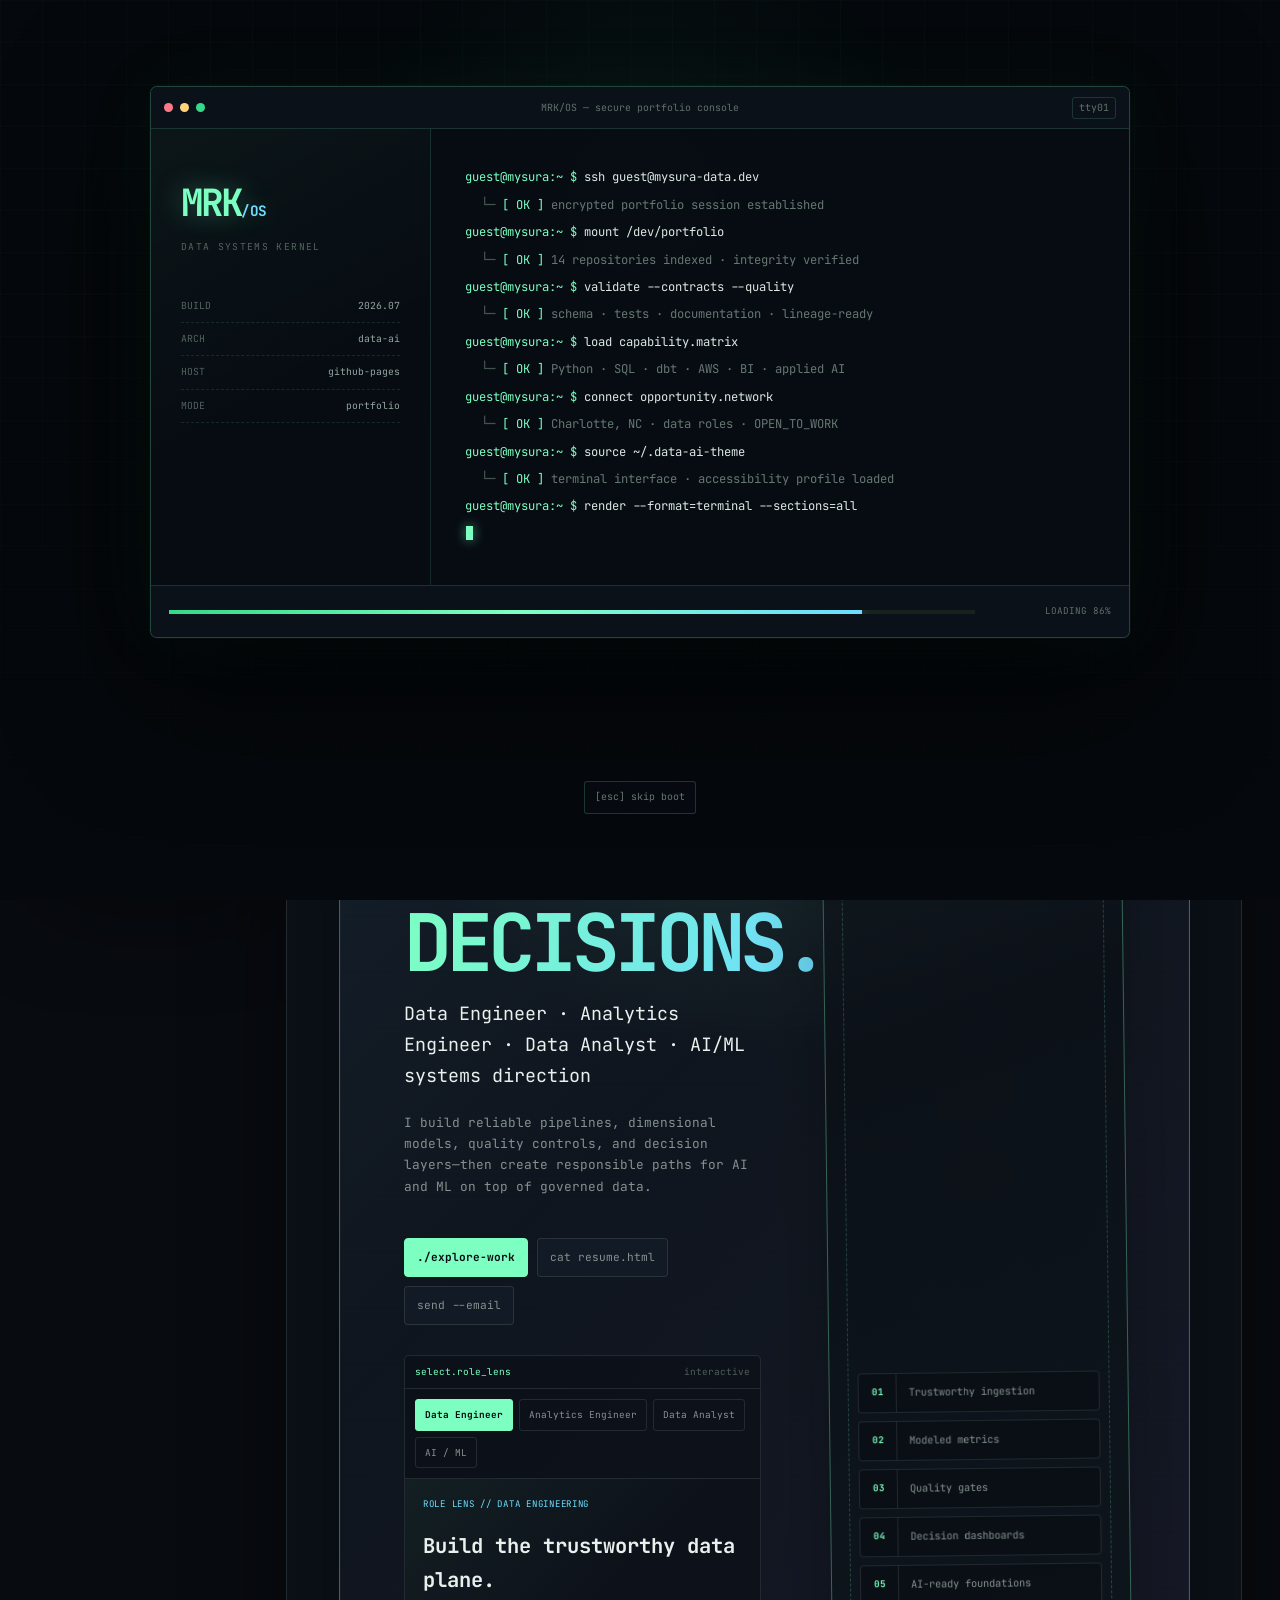
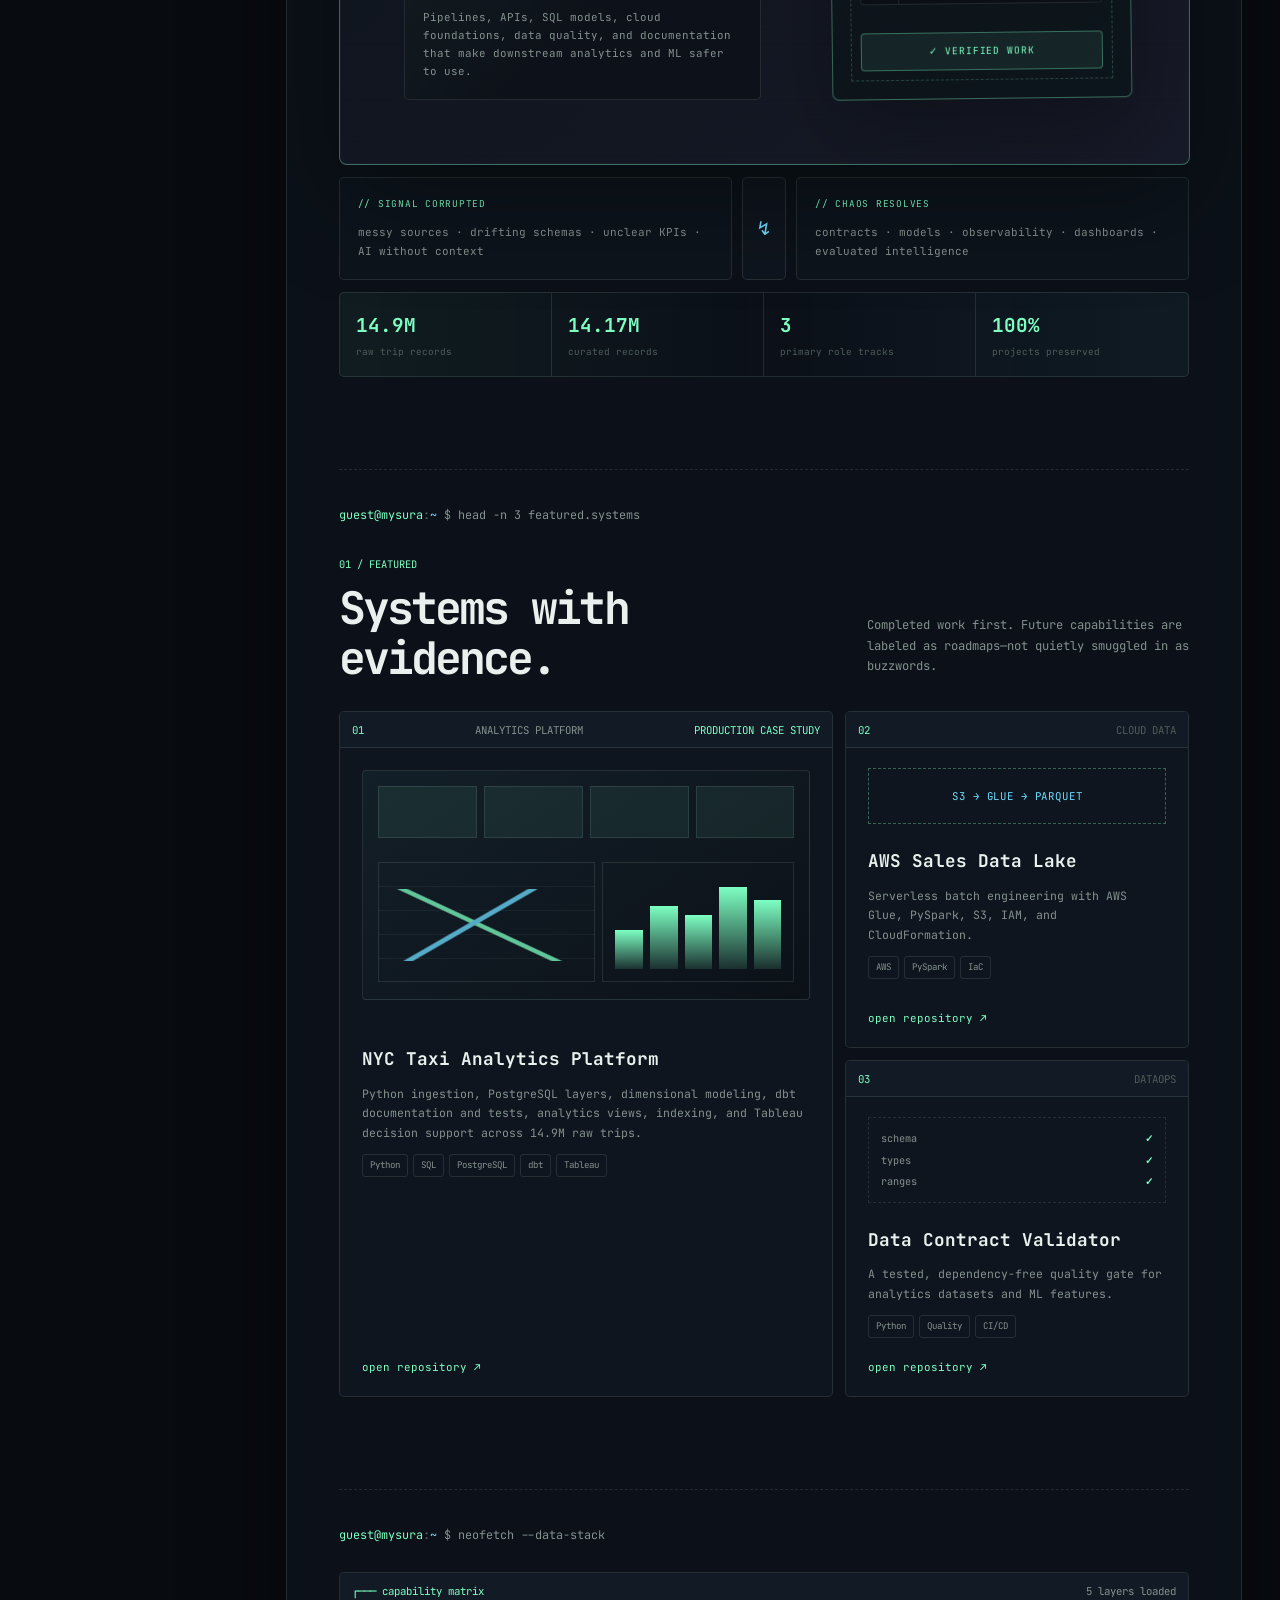
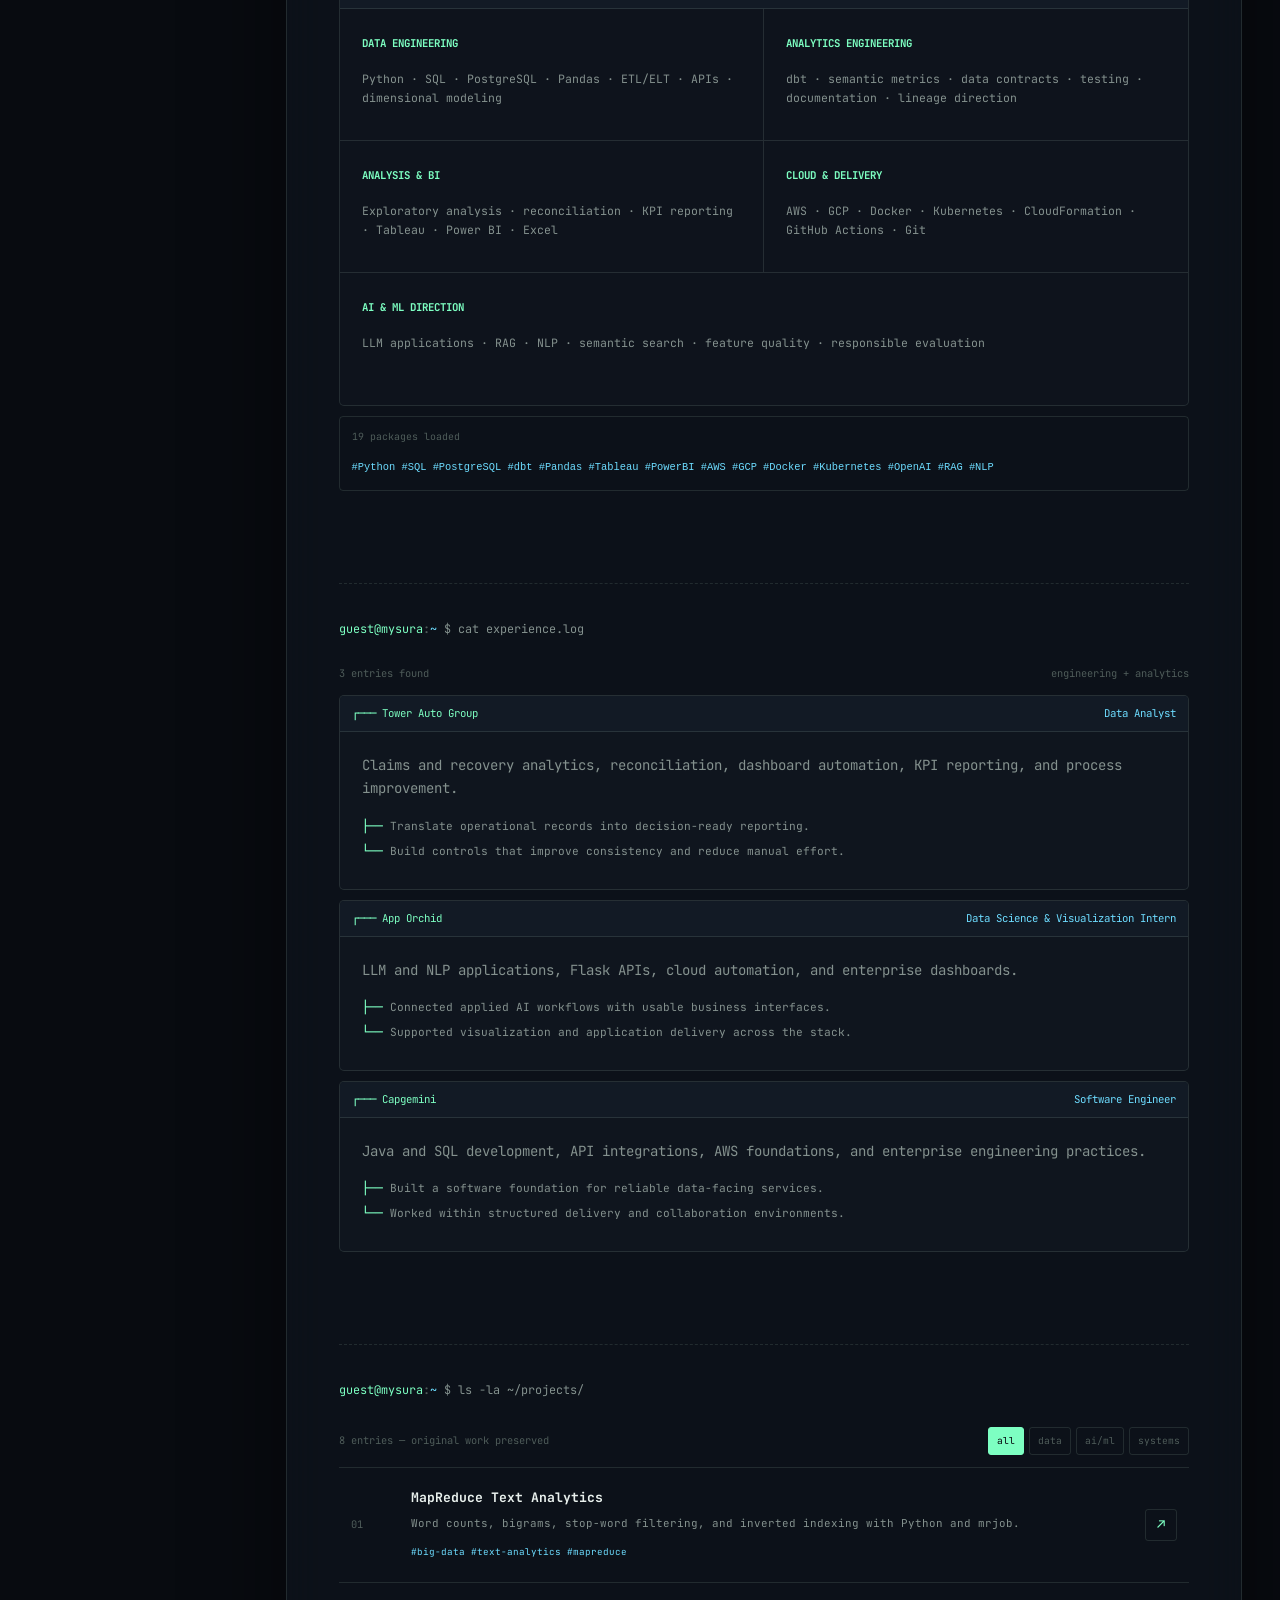
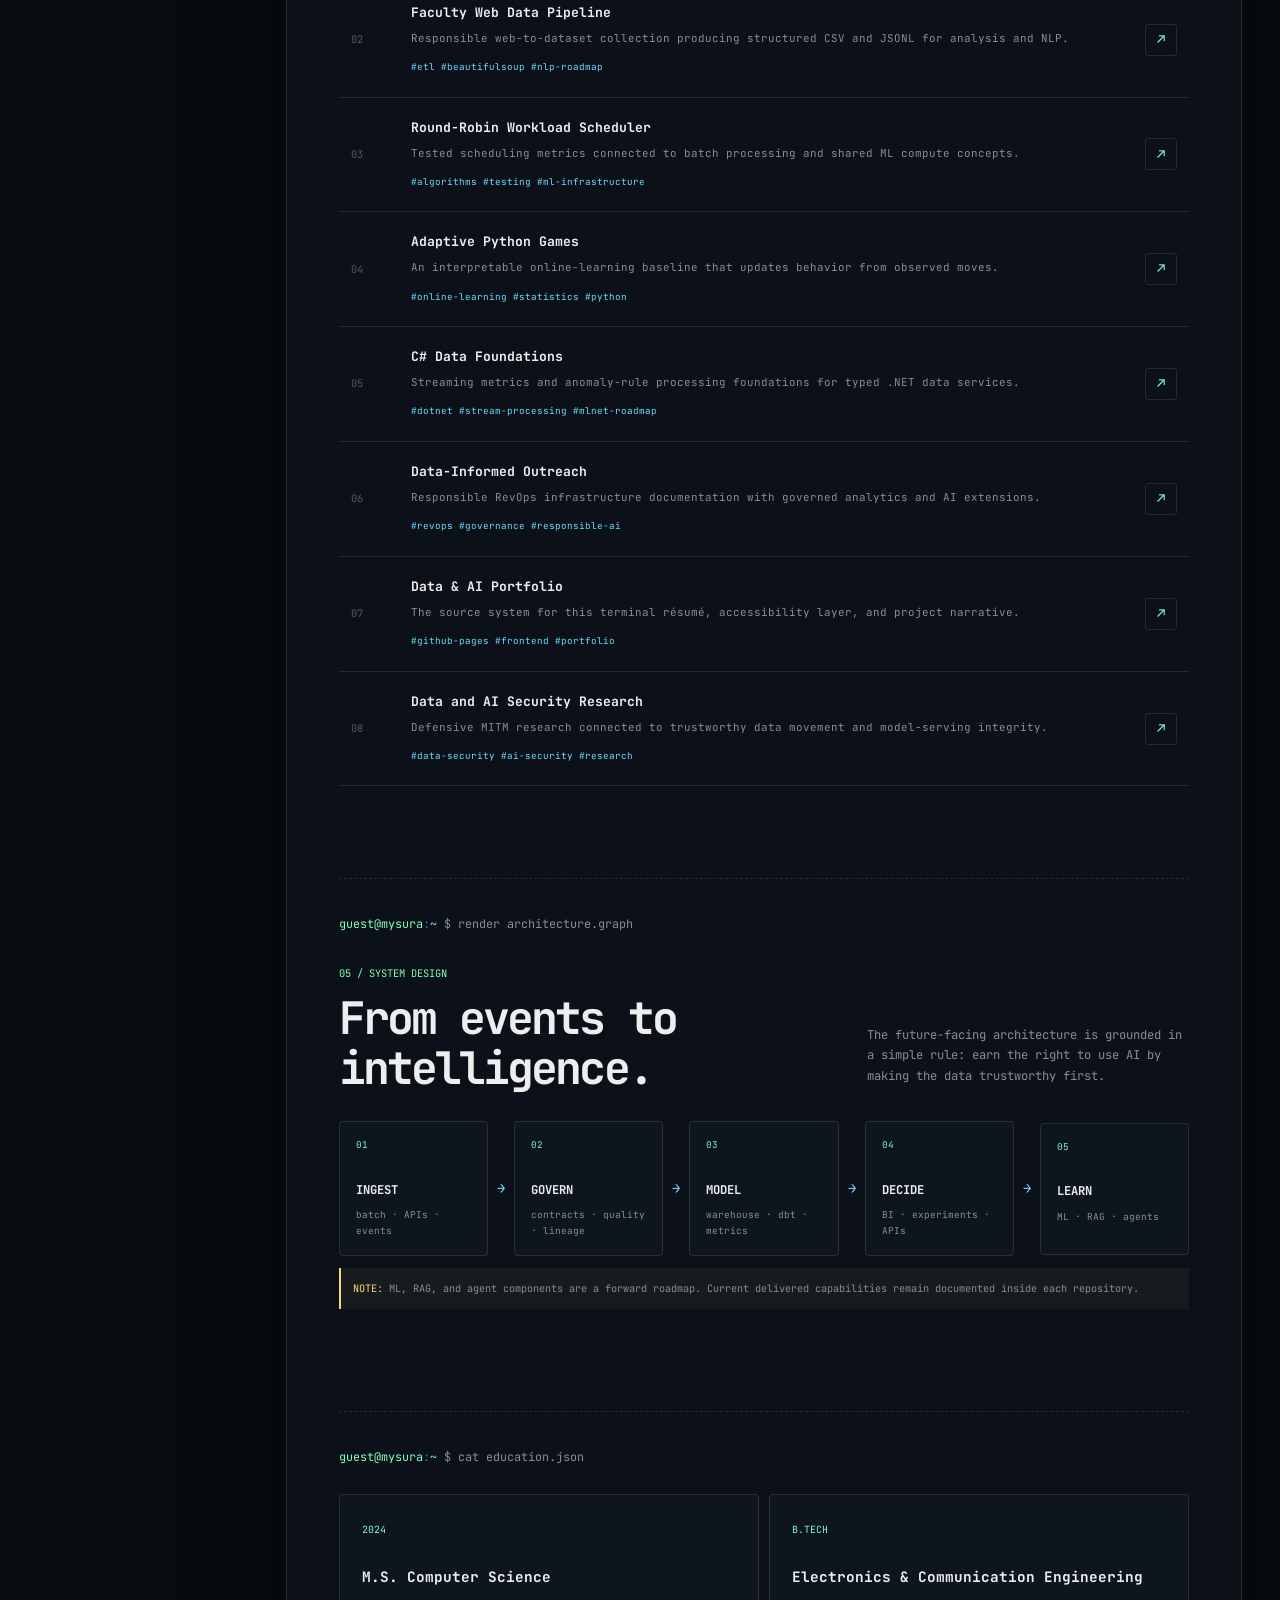
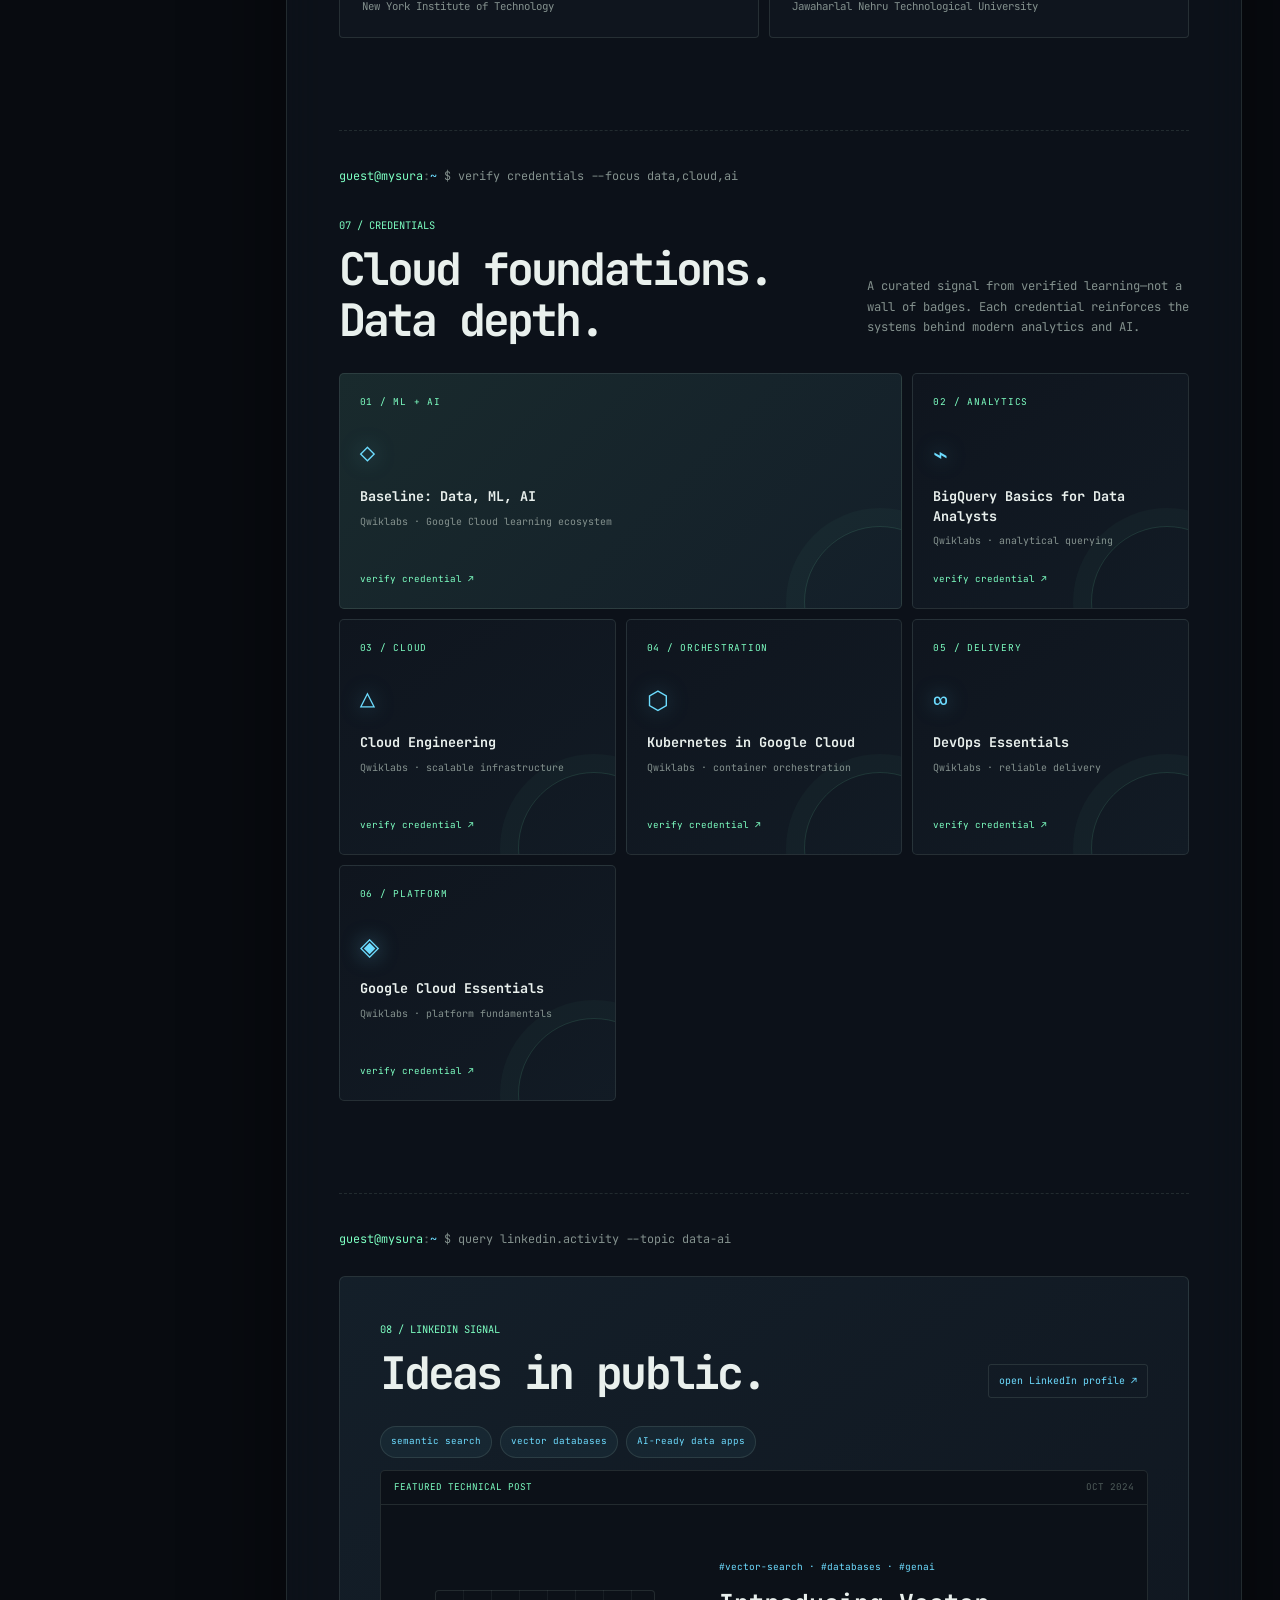
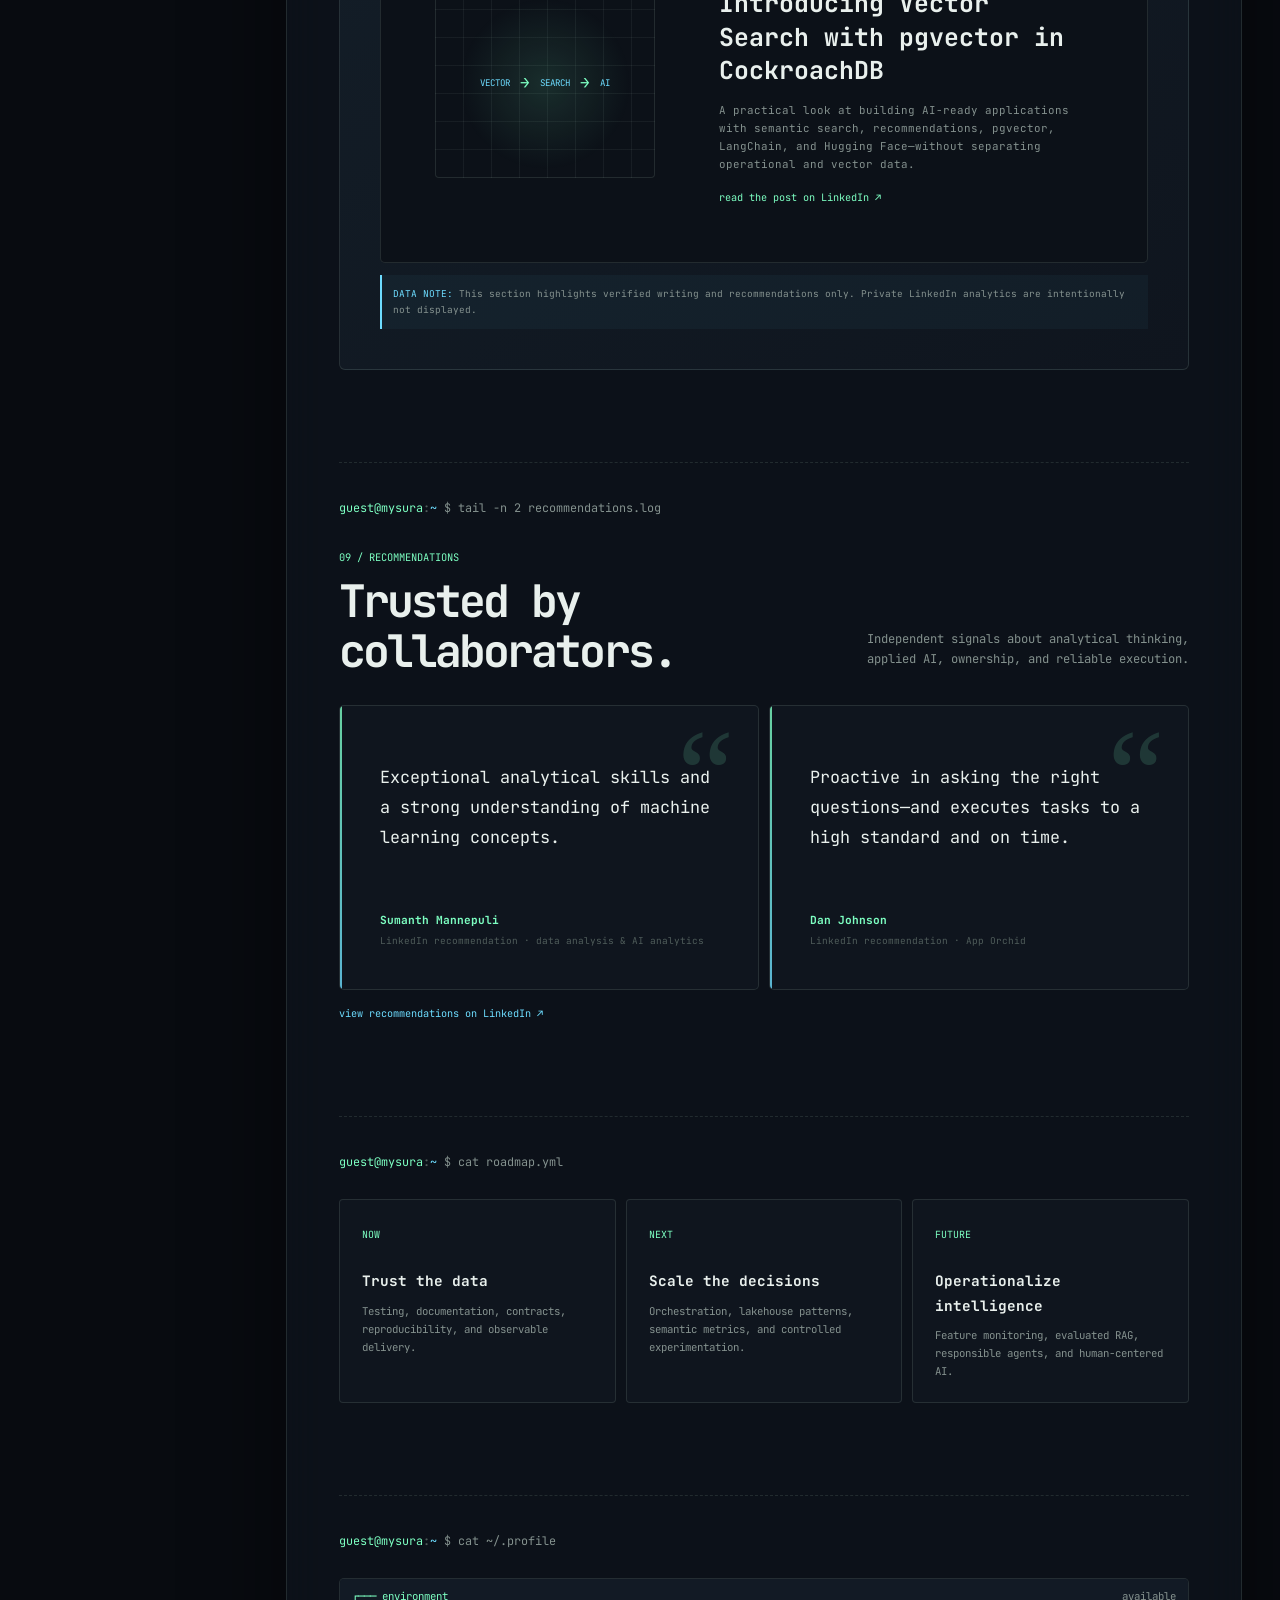
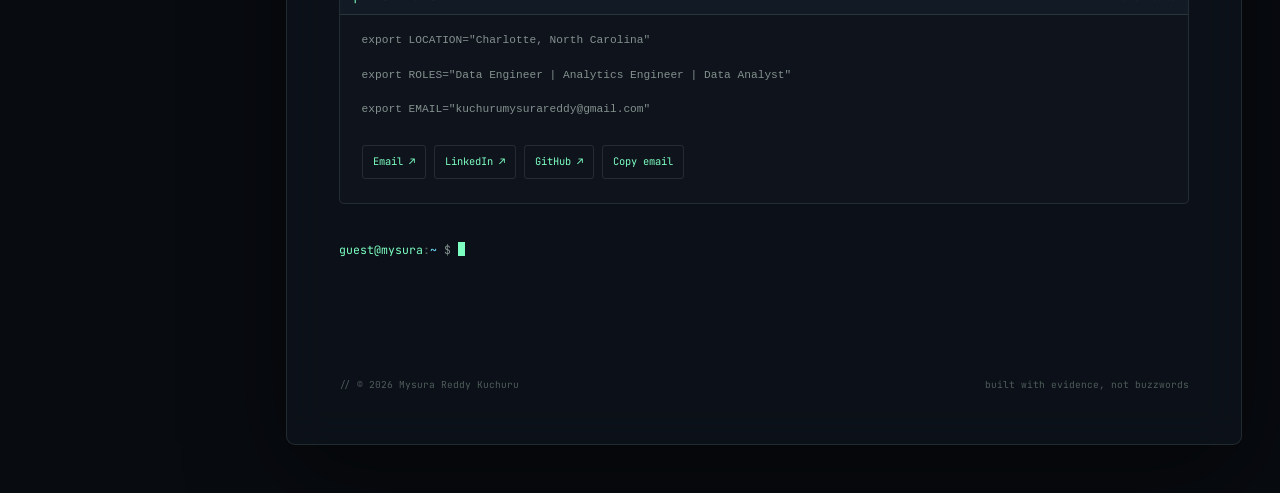
<file: index.html>
<!doctype html>
<html lang="en" data-theme="dark">
  <head>
    <meta charset="utf-8" />
    <meta name="viewport" content="width=device-width, initial-scale=1" />
    <meta name="theme-color" content="#080b10" />
    <meta name="description" content="Mysura Reddy Kuchuru — Data Engineer, Analytics Engineer, and Data Analyst building trustworthy data and AI systems." />
    <meta property="og:title" content="Mysura Reddy Kuchuru — Data & AI Portfolio" />
    <meta property="og:description" content="Pipelines, analytics systems, data quality, and credible paths toward AI and ML." />
    <meta property="og:type" content="website" />
    <meta property="og:url" content="https://mysurakuchuru.github.io/" />
    <title>Mysura Reddy Kuchuru — Data & AI Portfolio</title>
    <script>document.documentElement.classList.add("js");</script>
    <link rel="icon" href="favicon.svg" type="image/svg+xml" />
    <link rel="preconnect" href="https://fonts.googleapis.com" />
    <link rel="preconnect" href="https://fonts.gstatic.com" crossorigin />
    <link href="https://fonts.googleapis.com/css2?family=JetBrains+Mono:wght@400;500;600;700&display=swap" rel="stylesheet" />
    <link rel="stylesheet" href="styles.css" />
  </head>
  <body class="booting">
    <div id="boot-screen" class="boot-screen" role="dialog" aria-modal="true" aria-labelledby="boot-title">
      <div class="boot-grid-bg" aria-hidden="true"></div>
      <div class="boot-terminal">
        <div class="boot-bar">
          <div class="window-controls" aria-hidden="true"><i></i><i></i><i></i></div>
          <span id="boot-title">MRK/OS — secure portfolio console</span>
          <span>tty01</span>
        </div>
        <div class="boot-body">
          <aside class="boot-identity" aria-hidden="true">
            <div class="boot-mark">MRK<span>/OS</span></div>
            <p>DATA SYSTEMS KERNEL</p>
            <dl>
              <div><dt>BUILD</dt><dd>2026.07</dd></div>
              <div><dt>ARCH</dt><dd>data-ai</dd></div>
              <div><dt>HOST</dt><dd>github-pages</dd></div>
              <div><dt>MODE</dt><dd>portfolio</dd></div>
            </dl>
          </aside>
          <section class="boot-console" aria-label="Boot progress">
            <div id="boot-output" class="boot-output" aria-live="polite" aria-atomic="false"></div>
            <span class="boot-caret" aria-hidden="true"></span>
          </section>
        </div>
        <div class="boot-footer">
          <div class="boot-progress"><span id="boot-progress-bar"></span></div>
          <span id="boot-progress-label">INITIALIZING 00%</span>
        </div>
      </div>
      <button id="boot-skip" class="boot-skip" type="button">[esc] skip boot</button>
    </div>
    <noscript><style>#boot-screen{display:none!important}body{overflow:auto!important}</style></noscript>
    <a class="skip-link" href="#main">Skip to content</a>
    <div class="noise" aria-hidden="true"></div>
    <div class="aurora" aria-hidden="true"><i></i><i></i><i></i></div>
    <div class="scroll-progress" aria-hidden="true"><span id="scroll-progress"></span></div>

    <header class="site-header">
      <a class="wordmark" href="#whoami" aria-label="Home">
        <span class="prompt-mark">~/</span>mysura<span class="cursor-mark">_</span>
      </a>
      <nav class="top-nav" aria-label="Utility navigation">
        <a href="#projects">Projects</a>
        <a href="#experience">Experience</a>
        <a href="resume.html">Resume</a>
        <a href="https://github.com/mysurakuchuru" target="_blank" rel="noreferrer">GitHub ↗</a>
        <button class="icon-button" id="command-button" type="button" aria-label="Open command menu">⌘K</button>
        <button class="icon-button" id="theme-toggle" type="button" aria-label="Switch color theme">◐</button>
      </nav>
    </header>

    <div class="workspace">
      <aside class="toc" aria-label="Table of contents">
        <div class="toc-title"><span>┌</span> toc[≡] <span>nav ▎</span></div>
        <p class="toc-path">~/mysura-kuchuru</p>
        <a href="#whoami" data-section="whoami"><b>00</b><span>whoami</span></a>
        <a href="#featured" data-section="featured"><b>01</b><span>featured</span></a>
        <a href="#skills" data-section="skills"><b>02</b><span>skills</span></a>
        <a href="#experience" data-section="experience"><b>03</b><span>experience</span></a>
        <a href="#projects" data-section="projects"><b>04</b><span>projects</span></a>
        <a href="#architecture" data-section="architecture"><b>05</b><span>architecture</span></a>
        <a href="#education" data-section="education"><b>06</b><span>education</span></a>
        <a href="#credentials" data-section="credentials"><b>07</b><span>credentials</span></a>
        <a href="#writing" data-section="writing"><b>08</b><span>writing</span></a>
        <a href="#recommendations" data-section="recommendations"><b>09</b><span>recommendations</span></a>
        <a href="#roadmap" data-section="roadmap"><b>10</b><span>roadmap</span></a>
        <a href="#contact" data-section="contact"><b>11</b><span>contact</span></a>
        <div class="toc-system">
          <span><i class="status-dot"></i> portfolio online</span>
          <span>UTC−04:00 / CLT</span>
        </div>
      </aside>

      <main id="main" class="terminal-shell">
        <div class="terminal-bar">
          <div class="window-controls" aria-hidden="true"><i></i><i></i><i></i></div>
          <div class="terminal-path">guest@mysura: ~/portfolio</div>
          <div class="terminal-meta"><span>main</span><span>verified</span></div>
        </div>

        <div class="terminal-content">
          <section id="whoami" class="terminal-section hero-section">
            <p class="command-line"><span>guest@mysura</span><b>:</b><em>~</em> $ cat profile.md</p>
            <pre class="ascii" aria-label="Mysura">███╗   ███╗██╗   ██╗███████╗██╗   ██╗██████╗  █████╗
████╗ ████║╚██╗ ██╔╝██╔════╝██║   ██║██╔══██╗██╔══██╗
██╔████╔██║ ╚████╔╝ ███████╗██║   ██║██████╔╝███████║
██║╚██╔╝██║  ╚██╔╝  ╚════██║██║   ██║██╔══██╗██╔══██║
██║ ╚═╝ ██║   ██║   ███████║╚██████╔╝██║  ██║██║  ██║
╚═╝     ╚═╝   ╚═╝   ╚══════╝ ╚═════╝ ╚═╝  ╚═╝╚═╝  ╚═╝</pre>

            <div class="launch-hero interactive-card" data-tilt-card>
              <div class="launch-status-strip" aria-label="Portfolio system status">
                <span>DATA-AI PORTFOLIO // VERIFIED 2026</span>
                <span>ROLE PROTOCOL // LIVE</span>
                <span>OPEN_TO_WORK // CHARLOTTE</span>
              </div>
              <div class="launch-grid">
                <div class="launch-copy">
                  <p class="kicker"># Mysura Reddy Kuchuru</p>
                  <h1>Signal becomes systems. Systems become <span>decisions.</span></h1>
                  <p class="lede">Data Engineer · Analytics Engineer · Data Analyst · AI/ML systems direction</p>
                  <p class="summary">I build reliable pipelines, dimensional models, quality controls, and decision layers—then create responsible paths for AI and ML on top of governed data.</p>
                  <div class="action-row">
                    <a class="terminal-button primary" href="#projects">./explore-work</a>
                    <a class="terminal-button" href="resume.html">cat resume.html</a>
                    <a class="terminal-button" href="mailto:kuchurumysurareddy@gmail.com">send --email</a>
                  </div>
                  <div class="role-lens" aria-label="Interactive role lens">
                    <div class="role-lens-head">
                      <span>select.role_lens</span>
                      <small>interactive</small>
                    </div>
                    <div class="role-switcher" role="tablist" aria-label="Choose a target role lens">
                      <button class="active" type="button" role="tab" aria-selected="true" data-role="engineer">Data Engineer</button>
                      <button type="button" role="tab" aria-selected="false" data-role="analytics">Analytics Engineer</button>
                      <button type="button" role="tab" aria-selected="false" data-role="analyst">Data Analyst</button>
                      <button type="button" role="tab" aria-selected="false" data-role="aiml">AI / ML</button>
                    </div>
                    <div class="role-panel" aria-live="polite">
                      <span id="role-eyebrow">ROLE LENS // DATA ENGINEERING</span>
                      <h3 id="role-title">Build the trustworthy data plane.</h3>
                      <p id="role-copy">Pipelines, APIs, SQL models, cloud foundations, data quality, and documentation that make downstream analytics and ML safer to use.</p>
                    </div>
                  </div>
                </div>
                <aside class="protocol-certificate interactive-card" data-tilt-card aria-label="Data and AI readiness protocol">
                  <div class="certificate-top"><span>READINESS CERTIFICATE</span><span>LIVE</span></div>
                  <div class="certificate-mark">MRK<span>/OS</span></div>
                  <p class="certificate-owner">Mysura Reddy Kuchuru</p>
                  <h2>Data &amp; AI Readiness Protocol</h2>
                  <ul>
                    <li><b>01</b><span>Trustworthy ingestion</span></li>
                    <li><b>02</b><span>Modeled metrics</span></li>
                    <li><b>03</b><span>Quality gates</span></li>
                    <li><b>04</b><span>Decision dashboards</span></li>
                    <li><b>05</b><span>AI-ready foundations</span></li>
                  </ul>
                  <div class="certificate-seal">✓ VERIFIED WORK</div>
                </aside>
              </div>
            </div>

            <div class="signal-resolver" aria-label="Portfolio signal resolver">
              <div>
                <span>// SIGNAL CORRUPTED</span>
                <p>messy sources · drifting schemas · unclear KPIs · AI without context</p>
              </div>
              <i aria-hidden="true">↯</i>
              <div>
                <span>// CHAOS RESOLVES</span>
                <p>contracts · models · observability · dashboards · evaluated intelligence</p>
              </div>
            </div>

            <div class="metric-strip metric-strip-protocol">
              <div><span>14.9M</span><small>raw trip records</small></div>
              <div><span>14.17M</span><small>curated records</small></div>
              <div><span>3</span><small>primary role tracks</small></div>
              <div><span>100%</span><small>projects preserved</small></div>
            </div>
          </section>

          <section id="featured" class="terminal-section">
            <p class="command-line"><span>guest@mysura</span><b>:</b><em>~</em> $ head -n 3 featured.systems</p>
            <div class="section-intro">
              <div><small>01 / FEATURED</small><h2>Systems with evidence.</h2></div>
              <p>Completed work first. Future capabilities are labeled as roadmaps—not quietly smuggled in as buzzwords.</p>
            </div>
            <div class="featured-grid">
              <article class="feature-card feature-main">
                <div class="card-head"><span>01</span><span>ANALYTICS PLATFORM</span><span class="success">PRODUCTION CASE STUDY</span></div>
                <div class="dashboard-preview">
                  <div class="preview-grid"><i></i><i></i><i></i><i></i></div>
                  <div class="preview-line"><span></span></div>
                  <div class="preview-bars"><i></i><i></i><i></i><i></i><i></i></div>
                </div>
                <h3>NYC Taxi Analytics Platform</h3>
                <p>Python ingestion, PostgreSQL layers, dimensional modeling, dbt documentation and tests, analytics views, indexing, and Tableau decision support across 14.9M raw trips.</p>
                <div class="tags"><span>Python</span><span>SQL</span><span>PostgreSQL</span><span>dbt</span><span>Tableau</span></div>
                <a href="https://github.com/mysurakuchuru/nyc-taxi-analytics-platform" target="_blank" rel="noreferrer">open repository ↗</a>
              </article>
              <article class="feature-card">
                <div class="card-head"><span>02</span><span>CLOUD DATA</span></div>
                <div class="cloud-glyph" aria-hidden="true">S3 → GLUE → PARQUET</div>
                <h3>AWS Sales Data Lake</h3>
                <p>Serverless batch engineering with AWS Glue, PySpark, S3, IAM, and CloudFormation.</p>
                <div class="tags"><span>AWS</span><span>PySpark</span><span>IaC</span></div>
                <a href="https://github.com/mysurakuchuru/aws-sales-data-lake" target="_blank" rel="noreferrer">open repository ↗</a>
              </article>
              <article class="feature-card">
                <div class="card-head"><span>03</span><span>DATAOPS</span></div>
                <div class="contract-glyph" aria-hidden="true"><span>schema</span><b>✓</b><span>types</span><b>✓</b><span>ranges</span><b>✓</b></div>
                <h3>Data Contract Validator</h3>
                <p>A tested, dependency-free quality gate for analytics datasets and ML features.</p>
                <div class="tags"><span>Python</span><span>Quality</span><span>CI/CD</span></div>
                <a href="https://github.com/mysurakuchuru/data-contract-validator" target="_blank" rel="noreferrer">open repository ↗</a>
              </article>
            </div>
          </section>

          <section id="skills" class="terminal-section">
            <p class="command-line"><span>guest@mysura</span><b>:</b><em>~</em> $ neofetch --data-stack</p>
            <div class="frame">
              <div class="frame-title"><span>┌─── capability matrix</span><span>5 layers loaded</span></div>
              <div class="skill-matrix">
                <article><b>DATA ENGINEERING</b><p>Python · SQL · PostgreSQL · Pandas · ETL/ELT · APIs · dimensional modeling</p></article>
                <article><b>ANALYTICS ENGINEERING</b><p>dbt · semantic metrics · data contracts · testing · documentation · lineage direction</p></article>
                <article><b>ANALYSIS & BI</b><p>Exploratory analysis · reconciliation · KPI reporting · Tableau · Power BI · Excel</p></article>
                <article><b>CLOUD & DELIVERY</b><p>AWS · GCP · Docker · Kubernetes · CloudFormation · GitHub Actions · Git</p></article>
                <article><b>AI & ML DIRECTION</b><p>LLM applications · RAG · NLP · semantic search · feature quality · responsible evaluation</p></article>
              </div>
            </div>
            <div class="package-line"><span>19 packages loaded</span><code>#Python #SQL #PostgreSQL #dbt #Pandas #Tableau #PowerBI #AWS #GCP #Docker #Kubernetes #OpenAI #RAG #NLP</code></div>
          </section>

          <section id="experience" class="terminal-section">
            <p class="command-line"><span>guest@mysura</span><b>:</b><em>~</em> $ cat experience.log</p>
            <div class="log-meta"><span>3 entries found</span><span>engineering + analytics</span></div>
            <div class="experience-list">
              <article class="log-entry">
                <div class="log-head"><span>┌─── Tower Auto Group</span><time>Data Analyst</time></div>
                <div class="log-body"><p>Claims and recovery analytics, reconciliation, dashboard automation, KPI reporting, and process improvement.</p><ul><li>Translate operational records into decision-ready reporting.</li><li>Build controls that improve consistency and reduce manual effort.</li></ul></div>
              </article>
              <article class="log-entry">
                <div class="log-head"><span>┌─── App Orchid</span><time>Data Science & Visualization Intern</time></div>
                <div class="log-body"><p>LLM and NLP applications, Flask APIs, cloud automation, and enterprise dashboards.</p><ul><li>Connected applied AI workflows with usable business interfaces.</li><li>Supported visualization and application delivery across the stack.</li></ul></div>
              </article>
              <article class="log-entry">
                <div class="log-head"><span>┌─── Capgemini</span><time>Software Engineer</time></div>
                <div class="log-body"><p>Java and SQL development, API integrations, AWS foundations, and enterprise engineering practices.</p><ul><li>Built a software foundation for reliable data-facing services.</li><li>Worked within structured delivery and collaboration environments.</li></ul></div>
              </article>
            </div>
          </section>

          <section id="projects" class="terminal-section">
            <p class="command-line"><span>guest@mysura</span><b>:</b><em>~</em> $ ls -la ~/projects/</p>
            <div class="project-toolbar">
              <span>8 entries — original work preserved</span>
              <div role="group" aria-label="Filter projects">
                <button class="filter active" data-filter="all">all</button>
                <button class="filter" data-filter="data">data</button>
                <button class="filter" data-filter="ai">ai/ml</button>
                <button class="filter" data-filter="systems">systems</button>
              </div>
            </div>
            <div class="project-list">
              <article data-category="data"><div class="project-index">01</div><div><h3>MapReduce Text Analytics</h3><p>Word counts, bigrams, stop-word filtering, and inverted indexing with Python and mrjob.</p><span>#big-data #text-analytics #mapreduce</span></div><a href="https://github.com/mysurakuchuru/mapreduce-text-analytics">↗</a></article>
              <article data-category="data ai"><div class="project-index">02</div><div><h3>Faculty Web Data Pipeline</h3><p>Responsible web-to-dataset collection producing structured CSV and JSONL for analysis and NLP.</p><span>#etl #beautifulsoup #nlp-roadmap</span></div><a href="https://github.com/mysurakuchuru/faculty-web-data-pipeline">↗</a></article>
              <article data-category="systems"><div class="project-index">03</div><div><h3>Round-Robin Workload Scheduler</h3><p>Tested scheduling metrics connected to batch processing and shared ML compute concepts.</p><span>#algorithms #testing #ml-infrastructure</span></div><a href="https://github.com/mysurakuchuru/round-robin-workload-scheduler">↗</a></article>
              <article data-category="ai systems"><div class="project-index">04</div><div><h3>Adaptive Python Games</h3><p>An interpretable online-learning baseline that updates behavior from observed moves.</p><span>#online-learning #statistics #python</span></div><a href="https://github.com/mysurakuchuru/adaptive-python-games">↗</a></article>
              <article data-category="data systems"><div class="project-index">05</div><div><h3>C# Data Foundations</h3><p>Streaming metrics and anomaly-rule processing foundations for typed .NET data services.</p><span>#dotnet #stream-processing #mlnet-roadmap</span></div><a href="https://github.com/mysurakuchuru/csharp-data-foundations">↗</a></article>
              <article data-category="data ai"><div class="project-index">06</div><div><h3>Data-Informed Outreach</h3><p>Responsible RevOps infrastructure documentation with governed analytics and AI extensions.</p><span>#revops #governance #responsible-ai</span></div><a href="https://github.com/mysurakuchuru/data-informed-outreach-infrastructure">↗</a></article>
              <article data-category="systems ai"><div class="project-index">07</div><div><h3>Data & AI Portfolio</h3><p>The source system for this terminal résumé, accessibility layer, and project narrative.</p><span>#github-pages #frontend #portfolio</span></div><a href="https://github.com/mysurakuchuru/data-ai-portfolio">↗</a></article>
              <article data-category="systems"><div class="project-index">08</div><div><h3>Data and AI Security Research</h3><p>Defensive MITM research connected to trustworthy data movement and model-serving integrity.</p><span>#data-security #ai-security #research</span></div><a href="https://github.com/mysurakuchuru/Man-in-the-Middle-Attack">↗</a></article>
            </div>
          </section>

          <section id="architecture" class="terminal-section">
            <p class="command-line"><span>guest@mysura</span><b>:</b><em>~</em> $ render architecture.graph</p>
            <div class="section-intro"><div><small>05 / SYSTEM DESIGN</small><h2>From events to intelligence.</h2></div><p>The future-facing architecture is grounded in a simple rule: earn the right to use AI by making the data trustworthy first.</p></div>
            <div class="architecture-flow">
              <div><small>01</small><b>INGEST</b><span>batch · APIs · events</span></div><i>→</i>
              <div><small>02</small><b>GOVERN</b><span>contracts · quality · lineage</span></div><i>→</i>
              <div><small>03</small><b>MODEL</b><span>warehouse · dbt · metrics</span></div><i>→</i>
              <div><small>04</small><b>DECIDE</b><span>BI · experiments · APIs</span></div><i>→</i>
              <div><small>05</small><b>LEARN</b><span>ML · RAG · agents</span></div>
            </div>
            <p class="roadmap-disclaimer"><span>NOTE:</span> ML, RAG, and agent components are a forward roadmap. Current delivered capabilities remain documented inside each repository.</p>
          </section>

          <section id="education" class="terminal-section">
            <p class="command-line"><span>guest@mysura</span><b>:</b><em>~</em> $ cat education.json</p>
            <div class="education-grid">
              <article><span>2024</span><h3>M.S. Computer Science</h3><p>New York Institute of Technology</p></article>
              <article><span>B.TECH</span><h3>Electronics & Communication Engineering</h3><p>Jawaharlal Nehru Technological University</p></article>
            </div>
          </section>

          <section id="credentials" class="terminal-section">
            <p class="command-line"><span>guest@mysura</span><b>:</b><em>~</em> $ verify credentials --focus data,cloud,ai</p>
            <div class="section-intro">
              <div><small>07 / CREDENTIALS</small><h2>Cloud foundations. Data depth.</h2></div>
              <p>A curated signal from verified learning—not a wall of badges. Each credential reinforces the systems behind modern analytics and AI.</p>
            </div>
            <div class="credential-grid">
              <a class="credential-card credential-primary" href="https://www.skills.google/public_profiles/2ed3378d-0e1f-4b8d-9787-796857f3837f" target="_blank" rel="noreferrer">
                <span class="credential-index">01 / ML + AI</span>
                <i aria-hidden="true">◇</i>
                <h3>Baseline: Data, ML, AI</h3>
                <p>Qwiklabs · Google Cloud learning ecosystem</p>
                <small>verify credential ↗</small>
              </a>
              <a class="credential-card" href="https://www.skills.google/public_profiles/2ed3378d-0e1f-4b8d-9787-796857f3837f" target="_blank" rel="noreferrer">
                <span class="credential-index">02 / ANALYTICS</span><i aria-hidden="true">⌁</i><h3>BigQuery Basics for Data Analysts</h3><p>Qwiklabs · analytical querying</p><small>verify credential ↗</small>
              </a>
              <a class="credential-card" href="https://www.skills.google/public_profiles/2ed3378d-0e1f-4b8d-9787-796857f3837f" target="_blank" rel="noreferrer">
                <span class="credential-index">03 / CLOUD</span><i aria-hidden="true">△</i><h3>Cloud Engineering</h3><p>Qwiklabs · scalable infrastructure</p><small>verify credential ↗</small>
              </a>
              <a class="credential-card" href="https://www.skills.google/public_profiles/2ed3378d-0e1f-4b8d-9787-796857f3837f" target="_blank" rel="noreferrer">
                <span class="credential-index">04 / ORCHESTRATION</span><i aria-hidden="true">⬡</i><h3>Kubernetes in Google Cloud</h3><p>Qwiklabs · container orchestration</p><small>verify credential ↗</small>
              </a>
              <a class="credential-card" href="https://www.skills.google/public_profiles/2ed3378d-0e1f-4b8d-9787-796857f3837f" target="_blank" rel="noreferrer">
                <span class="credential-index">05 / DELIVERY</span><i aria-hidden="true">∞</i><h3>DevOps Essentials</h3><p>Qwiklabs · reliable delivery</p><small>verify credential ↗</small>
              </a>
              <a class="credential-card" href="https://www.skills.google/public_profiles/2ed3378d-0e1f-4b8d-9787-796857f3837f" target="_blank" rel="noreferrer">
                <span class="credential-index">06 / PLATFORM</span><i aria-hidden="true">◈</i><h3>Google Cloud Essentials</h3><p>Qwiklabs · platform fundamentals</p><small>verify credential ↗</small>
              </a>
            </div>
          </section>

          <section id="writing" class="terminal-section">
            <p class="command-line"><span>guest@mysura</span><b>:</b><em>~</em> $ query linkedin.activity --topic data-ai</p>
            <div class="linkedin-proof">
              <div class="linkedin-proof-head">
                <div><small>08 / LINKEDIN SIGNAL</small><h2>Ideas in public.</h2></div>
                <a href="https://www.linkedin.com/in/kuchurumysurareddy/" target="_blank" rel="noreferrer">open LinkedIn profile ↗</a>
              </div>
              <div class="writing-focus-strip" aria-label="Writing focus areas">
                <span>semantic search</span>
                <span>vector databases</span>
                <span>AI-ready data apps</span>
              </div>
              <article class="writing-card">
                <div class="writing-meta"><span>FEATURED TECHNICAL POST</span><time datetime="2024-10">OCT 2024</time></div>
                <div class="writing-body">
                  <div class="writing-signal" aria-hidden="true"><span>VECTOR</span><b>→</b><span>SEARCH</span><b>→</b><span>AI</span></div>
                  <div>
                    <p class="writing-topic">#vector-search · #databases · #genai</p>
                    <h3>Introducing Vector Search with pgvector in CockroachDB</h3>
                    <p>A practical look at building AI-ready applications with semantic search, recommendations, pgvector, LangChain, and Hugging Face—without separating operational and vector data.</p>
                    <a href="https://www.linkedin.com/posts/kuchurumysurareddy_introducing-vector-search-with-pgvector-in-activity-7247394931923726337-HDx6" target="_blank" rel="noreferrer">read the post on LinkedIn ↗</a>
                  </div>
                </div>
              </article>
              <p class="evidence-note"><span>DATA NOTE:</span> This section highlights verified writing and recommendations only. Private LinkedIn analytics are intentionally not displayed.</p>
            </div>
          </section>

          <section id="recommendations" class="terminal-section">
            <p class="command-line"><span>guest@mysura</span><b>:</b><em>~</em> $ tail -n 2 recommendations.log</p>
            <div class="section-intro">
              <div><small>09 / RECOMMENDATIONS</small><h2>Trusted by collaborators.</h2></div>
              <p>Independent signals about analytical thinking, applied AI, ownership, and reliable execution.</p>
            </div>
            <div class="recommendation-grid">
              <article class="recommendation-card">
                <div class="quote-mark" aria-hidden="true">“</div>
                <blockquote>Exceptional analytical skills and a strong understanding of machine learning concepts.</blockquote>
                <div><strong>Sumanth Mannepuli</strong><span>LinkedIn recommendation · data analysis &amp; AI analytics</span></div>
              </article>
              <article class="recommendation-card">
                <div class="quote-mark" aria-hidden="true">“</div>
                <blockquote>Proactive in asking the right questions—and executes tasks to a high standard and on time.</blockquote>
                <div><strong>Dan Johnson</strong><span>LinkedIn recommendation · App Orchid</span></div>
              </article>
            </div>
            <a class="recommendation-link" href="https://www.linkedin.com/in/kuchurumysurareddy/" target="_blank" rel="noreferrer">view recommendations on LinkedIn ↗</a>
          </section>

          <section id="roadmap" class="terminal-section">
            <p class="command-line"><span>guest@mysura</span><b>:</b><em>~</em> $ cat roadmap.yml</p>
            <div class="roadmap-grid">
              <article><span>NOW</span><h3>Trust the data</h3><p>Testing, documentation, contracts, reproducibility, and observable delivery.</p></article>
              <article><span>NEXT</span><h3>Scale the decisions</h3><p>Orchestration, lakehouse patterns, semantic metrics, and controlled experimentation.</p></article>
              <article><span>FUTURE</span><h3>Operationalize intelligence</h3><p>Feature monitoring, evaluated RAG, responsible agents, and human-centered AI.</p></article>
            </div>
          </section>

          <section id="contact" class="terminal-section contact-section">
            <p class="command-line"><span>guest@mysura</span><b>:</b><em>~</em> $ cat ~/.profile</p>
            <div class="frame contact-frame">
              <div class="frame-title"><span>┌─── environment</span><span>available</span></div>
              <code>export LOCATION="Charlotte, North Carolina"</code>
              <code>export ROLES="Data Engineer | Analytics Engineer | Data Analyst"</code>
              <code>export EMAIL="kuchurumysurareddy@gmail.com"</code>
              <div class="contact-links">
                <a href="mailto:kuchurumysurareddy@gmail.com">Email ↗</a>
                <a href="https://www.linkedin.com/in/kuchurumysurareddy/" target="_blank" rel="noreferrer">LinkedIn ↗</a>
                <a href="https://github.com/mysurakuchuru" target="_blank" rel="noreferrer">GitHub ↗</a>
                <button id="copy-email" type="button">Copy email</button>
              </div>
            </div>
            <p class="final-prompt"><span>guest@mysura</span><b>:</b><em>~</em> $ <i class="terminal-cursor" aria-hidden="true"></i></p>
          </section>

          <footer><span>// © <span id="year"></span> Mysura Reddy Kuchuru</span><span>built with evidence, not buzzwords</span></footer>
        </div>
      </main>
    </div>

    <dialog id="command-menu">
      <form method="dialog" class="command-dialog">
        <div><span>command.palette</span><button aria-label="Close">esc</button></div>
        <p>Jump to a section</p>
        <a href="#whoami">00 / whoami</a><a href="#featured">01 / featured</a><a href="#skills">02 / skills</a><a href="#experience">03 / experience</a><a href="#projects">04 / projects</a><a href="#credentials">07 / credentials</a><a href="#writing">08 / writing</a><a href="#recommendations">09 / recommendations</a><a href="#contact">11 / contact</a>
      </form>
    </dialog>
    <div id="toast" role="status" aria-live="polite"></div>
    <script src="script.js"></script>
  </body>
</html>
</file>
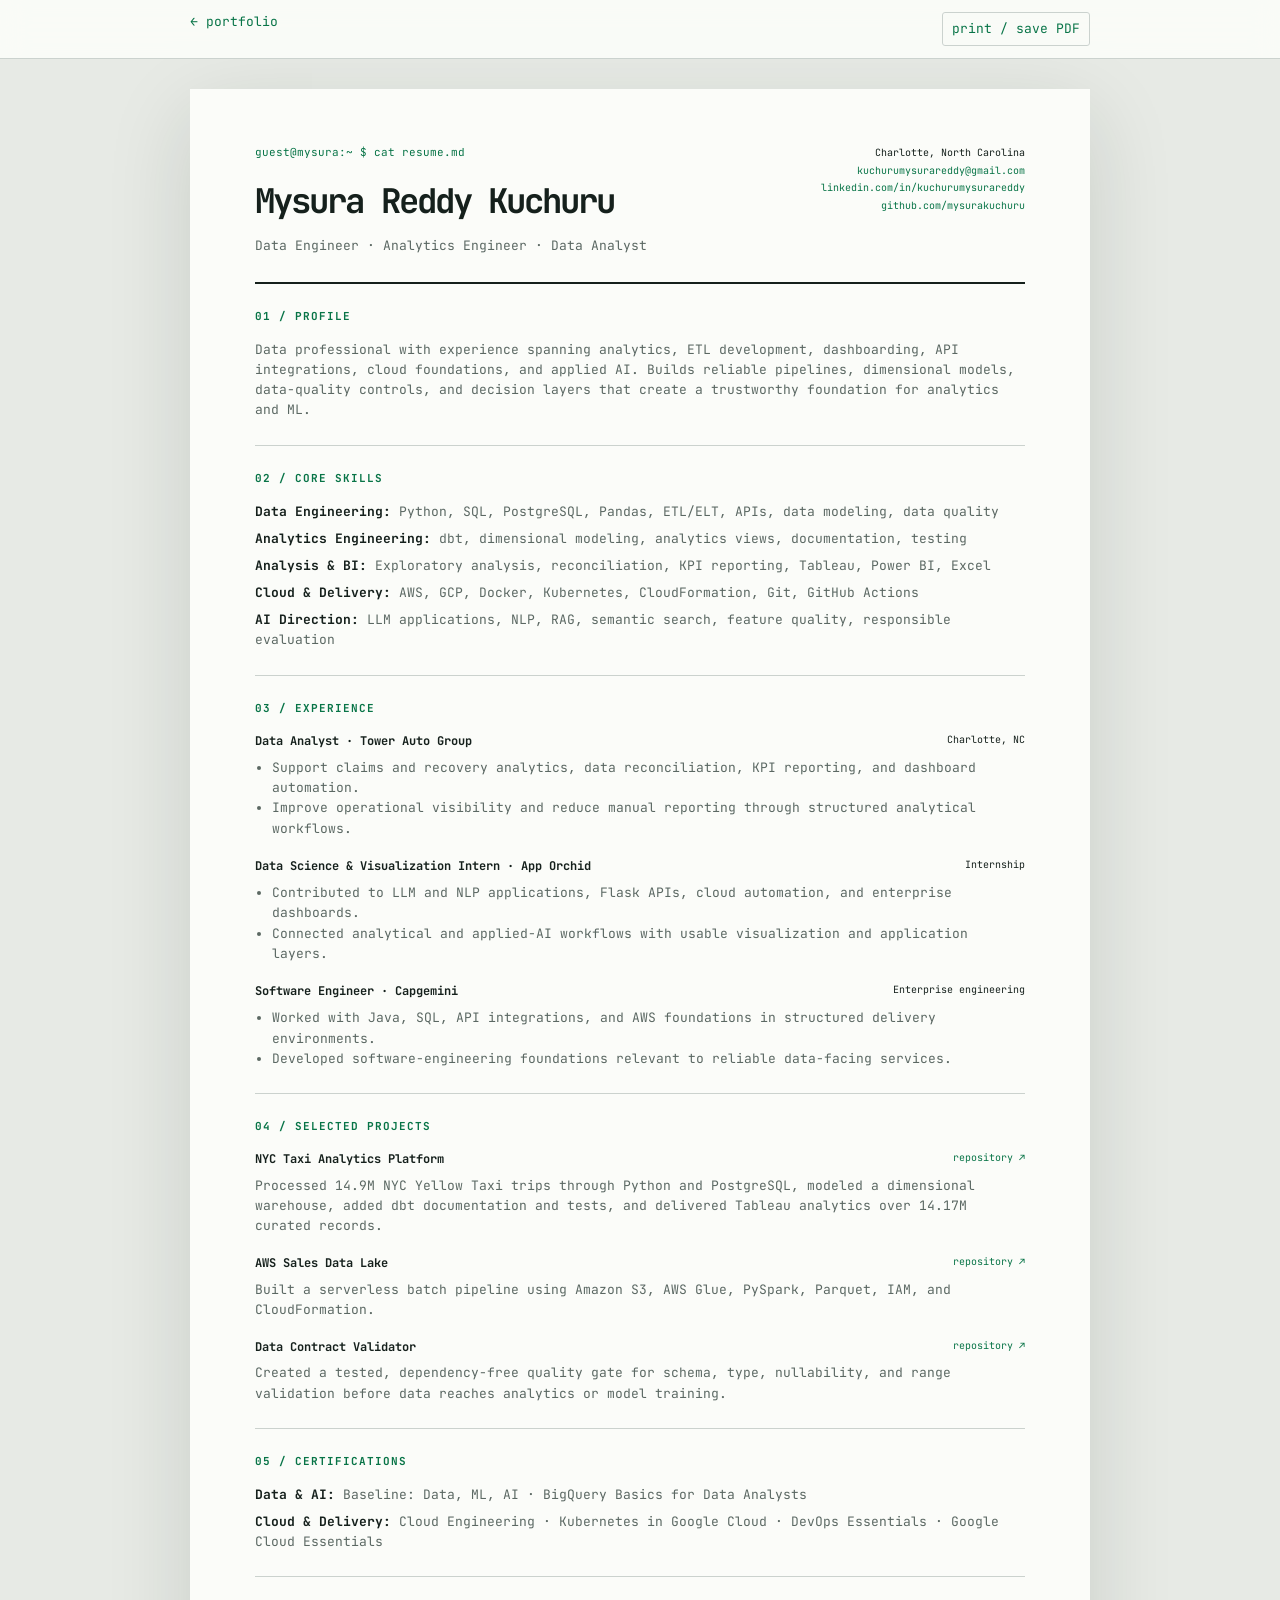
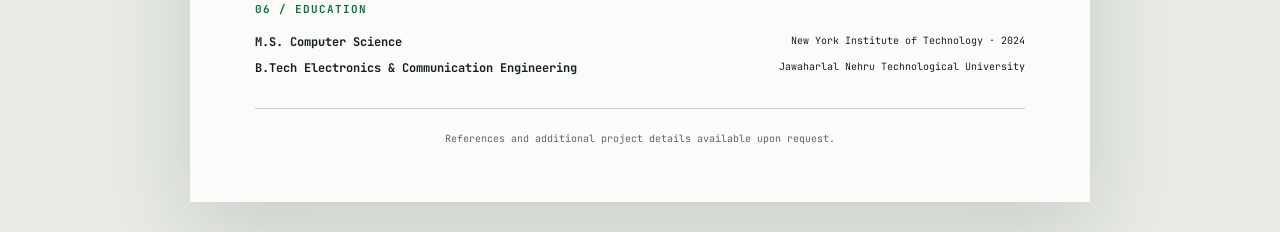
<file: resume.html>
<!doctype html>
<html lang="en">
  <head>
    <meta charset="utf-8" />
    <meta name="viewport" content="width=device-width, initial-scale=1" />
    <meta name="description" content="Resume of Mysura Reddy Kuchuru — Data Engineer, Analytics Engineer, and Data Analyst." />
    <title>Mysura Reddy Kuchuru — Resume</title>
    <link rel="icon" href="favicon.svg" type="image/svg+xml" />
    <link rel="preconnect" href="https://fonts.googleapis.com" />
    <link rel="preconnect" href="https://fonts.gstatic.com" crossorigin />
    <link href="https://fonts.googleapis.com/css2?family=JetBrains+Mono:wght@400;500;600;700&display=swap" rel="stylesheet" />
    <link rel="stylesheet" href="resume.css" />
  </head>
  <body>
    <nav class="resume-nav">
      <a href="index.html">← portfolio</a>
      <button type="button" onclick="window.print()">print / save PDF</button>
    </nav>
    <main class="resume">
      <header>
        <div>
          <p class="prompt">guest@mysura:~ $ cat resume.md</p>
          <h1>Mysura Reddy Kuchuru</h1>
          <p class="role">Data Engineer · Analytics Engineer · Data Analyst</p>
        </div>
        <address>
          Charlotte, North Carolina<br />
          <a href="mailto:kuchurumysurareddy@gmail.com">kuchurumysurareddy@gmail.com</a><br />
          <a href="https://www.linkedin.com/in/kuchurumysurareddy/">linkedin.com/in/kuchurumysurareddy</a><br />
          <a href="https://github.com/mysurakuchuru">github.com/mysurakuchuru</a>
        </address>
      </header>

      <section>
        <h2>01 / Profile</h2>
        <p>Data professional with experience spanning analytics, ETL development, dashboarding, API integrations, cloud foundations, and applied AI. Builds reliable pipelines, dimensional models, data-quality controls, and decision layers that create a trustworthy foundation for analytics and ML.</p>
      </section>

      <section>
        <h2>02 / Core Skills</h2>
        <div class="skill-lines">
          <p><b>Data Engineering:</b> Python, SQL, PostgreSQL, Pandas, ETL/ELT, APIs, data modeling, data quality</p>
          <p><b>Analytics Engineering:</b> dbt, dimensional modeling, analytics views, documentation, testing</p>
          <p><b>Analysis & BI:</b> Exploratory analysis, reconciliation, KPI reporting, Tableau, Power BI, Excel</p>
          <p><b>Cloud & Delivery:</b> AWS, GCP, Docker, Kubernetes, CloudFormation, Git, GitHub Actions</p>
          <p><b>AI Direction:</b> LLM applications, NLP, RAG, semantic search, feature quality, responsible evaluation</p>
        </div>
      </section>

      <section>
        <h2>03 / Experience</h2>
        <article>
          <div class="item-head"><h3>Data Analyst · Tower Auto Group</h3><span>Charlotte, NC</span></div>
          <ul><li>Support claims and recovery analytics, data reconciliation, KPI reporting, and dashboard automation.</li><li>Improve operational visibility and reduce manual reporting through structured analytical workflows.</li></ul>
        </article>
        <article>
          <div class="item-head"><h3>Data Science & Visualization Intern · App Orchid</h3><span>Internship</span></div>
          <ul><li>Contributed to LLM and NLP applications, Flask APIs, cloud automation, and enterprise dashboards.</li><li>Connected analytical and applied-AI workflows with usable visualization and application layers.</li></ul>
        </article>
        <article>
          <div class="item-head"><h3>Software Engineer · Capgemini</h3><span>Enterprise engineering</span></div>
          <ul><li>Worked with Java, SQL, API integrations, and AWS foundations in structured delivery environments.</li><li>Developed software-engineering foundations relevant to reliable data-facing services.</li></ul>
        </article>
      </section>

      <section>
        <h2>04 / Selected Projects</h2>
        <article>
          <div class="item-head"><h3>NYC Taxi Analytics Platform</h3><a href="https://github.com/mysurakuchuru/nyc-taxi-analytics-platform">repository ↗</a></div>
          <p>Processed 14.9M NYC Yellow Taxi trips through Python and PostgreSQL, modeled a dimensional warehouse, added dbt documentation and tests, and delivered Tableau analytics over 14.17M curated records.</p>
        </article>
        <article>
          <div class="item-head"><h3>AWS Sales Data Lake</h3><a href="https://github.com/mysurakuchuru/aws-sales-data-lake">repository ↗</a></div>
          <p>Built a serverless batch pipeline using Amazon S3, AWS Glue, PySpark, Parquet, IAM, and CloudFormation.</p>
        </article>
        <article>
          <div class="item-head"><h3>Data Contract Validator</h3><a href="https://github.com/mysurakuchuru/data-contract-validator">repository ↗</a></div>
          <p>Created a tested, dependency-free quality gate for schema, type, nullability, and range validation before data reaches analytics or model training.</p>
        </article>
      </section>

      <section>
        <h2>05 / Certifications</h2>
        <div class="skill-lines">
          <p><b>Data &amp; AI:</b> Baseline: Data, ML, AI · BigQuery Basics for Data Analysts</p>
          <p><b>Cloud &amp; Delivery:</b> Cloud Engineering · Kubernetes in Google Cloud · DevOps Essentials · Google Cloud Essentials</p>
        </div>
      </section>

      <section>
        <h2>06 / Education</h2>
        <div class="item-head"><h3>M.S. Computer Science</h3><span>New York Institute of Technology · 2024</span></div>
        <div class="item-head"><h3>B.Tech Electronics & Communication Engineering</h3><span>Jawaharlal Nehru Technological University</span></div>
      </section>

      <footer>References and additional project details available upon request.</footer>
    </main>
  </body>
</html>
</file>
<file: styles.css>
:root {
  color-scheme: dark;
  --bg: #080b10;
  --bg-soft: #0c1118;
  --panel: rgba(13, 19, 27, 0.88);
  --panel-solid: #0f151e;
  --panel-2: #121a25;
  --text: #e9f0ed;
  --muted: #84918e;
  --faint: #4f5c5a;
  --line: rgba(154, 177, 170, 0.16);
  --line-strong: rgba(129, 255, 199, 0.34);
  --green: #7dffc2;
  --green-2: #36d98b;
  --cyan: #6ddcff;
  --violet: #a88cff;
  --amber: #ffd479;
  --danger: #ff7988;
  --shadow: 0 32px 100px rgba(0, 0, 0, 0.48);
  --mono: "JetBrains Mono", "SFMono-Regular", Consolas, monospace;
  --header-height: 68px;
}

html[data-theme="light"] {
  color-scheme: light;
  --bg: #eeeDE6;
  --bg-soft: #e4e5de;
  --panel: rgba(250, 250, 246, 0.9);
  --panel-solid: #fafaf6;
  --panel-2: #f2f3ed;
  --text: #17211e;
  --muted: #58645f;
  --faint: #86908c;
  --line: rgba(34, 59, 51, 0.17);
  --line-strong: rgba(0, 117, 69, 0.38);
  --green: #007c4a;
  --green-2: #0d985f;
  --cyan: #006c91;
  --violet: #6748b8;
  --amber: #8d5e00;
  --danger: #b5273d;
  --shadow: 0 30px 80px rgba(41, 54, 48, 0.16);
}

* { box-sizing: border-box; }
html { scroll-behavior: smooth; scroll-padding-top: 92px; }
body {
  margin: 0;
  min-width: 320px;
  color: var(--text);
  background: var(--bg);
  font-family: var(--mono);
  font-size: 14px;
  line-height: 1.68;
  transition: color 220ms ease, background 220ms ease;
}
button, a { font: inherit; }
a { color: inherit; text-decoration: none; }
button { color: inherit; }
::selection { color: var(--bg); background: var(--green); }
.js body.booting { overflow: hidden; }
.boot-screen { display: none; }
.js .boot-screen {
  position: fixed;
  inset: 0;
  z-index: 9999;
  display: grid;
  place-items: center;
  padding: 24px;
  overflow: hidden;
  color: #dce8e3;
  background: #05080c;
  transition: opacity 520ms ease, visibility 520ms ease, transform 520ms ease;
}
.boot-screen.exit { opacity: 0; visibility: hidden; transform: scale(1.015); pointer-events: none; }
.boot-grid-bg { position: absolute; inset: 0; opacity: .58; background: radial-gradient(circle at 50% 22%, rgba(64,255,168,.1), transparent 32%), linear-gradient(rgba(125,255,194,.035) 1px, transparent 1px), linear-gradient(90deg,rgba(125,255,194,.035) 1px, transparent 1px); background-size: auto,42px 42px,42px 42px; mask-image:linear-gradient(to bottom,#000 35%,transparent 100%); }
.boot-grid-bg::after { content:""; position:absolute; inset:0; background:repeating-linear-gradient(to bottom,transparent 0 3px,rgba(0,0,0,.16) 4px); }
.boot-terminal { position: relative; width: min(980px, 100%); overflow: hidden; border: 1px solid rgba(125,255,194,.24); border-radius: 7px; background: rgba(8,13,19,.95); box-shadow: 0 0 0 1px rgba(255,255,255,.02),0 40px 140px rgba(0,0,0,.72),0 0 80px rgba(54,217,139,.06); }
.boot-bar { height: 42px; display:grid; grid-template-columns:1fr auto 1fr; align-items:center; padding:0 13px; border-bottom:1px solid rgba(125,255,194,.14); color:#60706b; background:#0b1119; font-size:.62rem; }
.boot-bar>span:nth-child(2){text-align:center}.boot-bar>span:last-child{justify-self:end;padding:2px 6px;border:1px solid rgba(125,255,194,.15);border-radius:3px}
.boot-body { min-height: 430px; display:grid; grid-template-columns:280px minmax(0,1fr); }
.boot-identity { padding:42px 30px; border-right:1px solid rgba(125,255,194,.12); background:linear-gradient(150deg,rgba(125,255,194,.04),transparent 55%); }
.boot-mark { color:#7dffc2; font-size:2.35rem; font-weight:700; letter-spacing:-.08em; text-shadow:0 0 28px rgba(125,255,194,.35); }.boot-mark span{color:#6ddcff;font-size:.9rem;letter-spacing:-.03em}.boot-identity>p{margin:5px 0 34px;color:#53635e;font-size:.6rem;letter-spacing:.14em}.boot-identity dl{margin:0}.boot-identity dl div{display:flex;justify-content:space-between;gap:12px;padding:8px 0;border-bottom:1px dashed rgba(125,255,194,.12);font-size:.61rem}.boot-identity dt{color:#53635e}.boot-identity dd{margin:0;color:#94a59f;text-align:right}
.boot-console { position:relative; min-width:0; padding:38px 34px; overflow:hidden; }
.boot-output { display:grid; gap:7px; color:#7f918b; font-size:clamp(.63rem,1.3vw,.76rem); }
.boot-line { min-height:1.35em; animation:boot-line-in 180ms ease both}.boot-line.command{color:#dce8e3}.boot-line.command::before{content:"guest@mysura:~ $ ";color:#7dffc2}.boot-line.result{padding-left:16px;color:#667771}.boot-line.result::before{content:"└─ ";color:#43534e}.boot-line .ok{color:#7dffc2}.boot-line .cyan{color:#6ddcff}.boot-line .dim{color:#53635e}.boot-caret{display:inline-block;width:7px;height:14px;margin:9px 0 0 1px;background:#7dffc2;box-shadow:0 0 12px rgba(125,255,194,.6);animation:blink 1s steps(2,end) infinite}
.boot-footer { min-height:52px; display:flex; align-items:center; gap:16px; padding:0 18px; border-top:1px solid rgba(125,255,194,.13); background:#0b1119; }.boot-progress{flex:1;height:4px;overflow:hidden;background:#17221f}.boot-progress span{display:block;width:0;height:100%;background:linear-gradient(90deg,#36d98b,#7dffc2,#6ddcff);box-shadow:0 0 16px rgba(125,255,194,.5);transition:width 280ms ease}.boot-footer>span{min-width:120px;color:#60706b;text-align:right;font-size:.58rem}
.boot-skip { position:relative;margin-top:18px;padding:7px 10px;border:1px solid rgba(125,255,194,.18);border-radius:3px;color:#65756f;background:rgba(8,13,19,.72);cursor:pointer;font-size:.62rem}.boot-skip:hover,.boot-skip:focus-visible{color:#7dffc2;border-color:rgba(125,255,194,.45)}
@keyframes boot-line-in{from{opacity:0;transform:translateY(4px)}to{opacity:1;transform:none}}
.skip-link { position: fixed; z-index: 9999; left: 16px; top: -60px; padding: 10px 14px; color: var(--bg); background: var(--green); border-radius: 6px; transition: top 150ms ease; }
.skip-link:focus { top: 12px; }
.noise { position: fixed; inset: 0; pointer-events: none; z-index: -1; opacity: 0.25; background-image: url("data:image/svg+xml,%3Csvg viewBox='0 0 180 180' xmlns='http://www.w3.org/2000/svg'%3E%3Cfilter id='n'%3E%3CfeTurbulence type='fractalNoise' baseFrequency='.9' numOctaves='3' stitchTiles='stitch'/%3E%3C/filter%3E%3Crect width='100%25' height='100%25' filter='url(%23n)' opacity='.08'/%3E%3C/svg%3E"); }
.aurora { position: fixed; inset: 0; overflow: hidden; pointer-events: none; z-index: -2; }
.aurora i { position: absolute; display: block; width: 38vw; height: 38vw; border-radius: 50%; filter: blur(100px); opacity: 0.1; }
.aurora i:nth-child(1) { top: -16vw; left: 10vw; background: var(--green); }
.aurora i:nth-child(2) { right: -18vw; top: 22vh; background: var(--cyan); }
.aurora i:nth-child(3) { left: 32vw; bottom: -26vw; background: var(--violet); }
.scroll-progress { position: fixed; inset: 0 0 auto; height: 2px; z-index: 100; background: transparent; }
.scroll-progress span { display: block; width: 0; height: 100%; background: linear-gradient(90deg, var(--green), var(--cyan), var(--violet)); box-shadow: 0 0 14px var(--green); }

.site-header {
  position: fixed;
  inset: 0 0 auto;
  z-index: 50;
  height: var(--header-height);
  display: flex;
  align-items: center;
  justify-content: space-between;
  padding: 0 clamp(20px, 4vw, 64px);
  border-bottom: 1px solid var(--line);
  background: color-mix(in srgb, var(--bg) 84%, transparent);
  backdrop-filter: blur(20px) saturate(135%);
}
.wordmark { display: flex; align-items: center; font-weight: 700; letter-spacing: -0.04em; }
.prompt-mark { margin-right: 5px; color: var(--green); }
.cursor-mark { color: var(--green); animation: blink 1.1s steps(2, end) infinite; }
.top-nav { display: flex; align-items: center; gap: clamp(12px, 2.1vw, 30px); color: var(--muted); font-size: 0.78rem; }
.top-nav a:hover, .top-nav a:focus-visible { color: var(--green); }
.icon-button { width: 34px; height: 34px; padding: 0; border: 1px solid var(--line); border-radius: 5px; color: var(--muted); background: var(--panel); cursor: pointer; }
.icon-button:hover, .icon-button:focus-visible { color: var(--green); border-color: var(--line-strong); }

.workspace { width: min(1540px, 100%); margin: 0 auto; padding: calc(var(--header-height) + 26px) clamp(18px, 3vw, 48px) 48px; display: grid; grid-template-columns: 224px minmax(0, 1fr); gap: 24px; }
.toc { position: sticky; top: calc(var(--header-height) + 26px); height: calc(100vh - var(--header-height) - 52px); padding: 18px 14px; border: 1px solid var(--line); border-radius: 8px; background: var(--panel); backdrop-filter: blur(18px); box-shadow: var(--shadow); }
.toc-title { display: flex; justify-content: space-between; margin-bottom: 8px; color: var(--muted); font-size: 0.68rem; }
.toc-title span:first-child, .toc-title span:last-child { color: var(--green); }
.toc-path { margin: 18px 8px 12px; color: var(--faint); font-size: 0.68rem; }
.toc > a { position: relative; display: grid; grid-template-columns: 30px 1fr; gap: 6px; padding: 7px 9px; border-radius: 4px; color: var(--muted); font-size: 0.72rem; }
.toc > a::before { content: "├──"; position: absolute; left: -11px; color: var(--faint); opacity: 0.44; }
.toc > a:nth-last-of-type(1)::before { content: "└──"; }
.toc > a b { color: var(--faint); font-weight: 400; }
.toc > a:hover, .toc > a.active { color: var(--text); background: color-mix(in srgb, var(--green) 8%, transparent); }
.toc > a.active b { color: var(--green); }
.toc > a.active::after { content: ""; position: absolute; inset: 8px auto 8px 0; width: 2px; background: var(--green); box-shadow: 0 0 10px var(--green); }
.toc-system { position: absolute; inset: auto 18px 17px; display: grid; gap: 6px; color: var(--faint); font-size: 0.61rem; }
.status-dot { display: inline-block; width: 6px; height: 6px; margin-right: 7px; border-radius: 50%; background: var(--green); box-shadow: 0 0 9px var(--green); }

.terminal-shell { min-width: 0; overflow: hidden; border: 1px solid var(--line); border-radius: 9px; background: var(--panel); box-shadow: var(--shadow); backdrop-filter: blur(18px); }
.terminal-bar { position: relative; z-index: 20; height: 42px; display: grid; grid-template-columns: 1fr auto 1fr; align-items: center; padding: 0 14px; border-bottom: 1px solid var(--line); background: color-mix(in srgb, var(--panel-solid) 92%, transparent); backdrop-filter: blur(18px); font-size: 0.63rem; color: var(--faint); }
.window-controls { display: flex; gap: 7px; }
.window-controls i { width: 9px; height: 9px; border-radius: 50%; background: var(--danger); }
.window-controls i:nth-child(2) { background: var(--amber); }.window-controls i:nth-child(3) { background: var(--green-2); }
.terminal-path { text-align: center; }
.terminal-meta { justify-self: end; display: flex; gap: 8px; }
.terminal-meta span { padding: 2px 6px; border: 1px solid var(--line); border-radius: 3px; }
.terminal-content { padding: clamp(22px, 4vw, 58px); }
.terminal-section { padding: 36px 0 92px; border-bottom: 1px dashed var(--line); }
.terminal-section:last-of-type { border-bottom: 0; }
.command-line { margin: 0 0 26px; color: var(--muted); font-size: 0.74rem; }
.command-line span, .final-prompt span { color: var(--green); }.command-line b, .final-prompt b { color: var(--faint); }.command-line em, .final-prompt em { color: var(--cyan); font-style: normal; }
.ascii { max-width: 100%; margin: 0 0 26px; overflow: hidden; color: var(--green); font-size: clamp(0.32rem, 0.85vw, 0.7rem); line-height: 1.18; text-shadow: 0 0 22px color-mix(in srgb, var(--green) 50%, transparent); }
.frame { overflow: hidden; border: 1px solid var(--line); border-radius: 5px; background: color-mix(in srgb, var(--panel-solid) 82%, transparent); }
.frame-title, .card-head, .log-head { min-height: 36px; display: flex; align-items: center; justify-content: space-between; gap: 12px; padding: 8px 12px; border-bottom: 1px solid var(--line); color: var(--muted); background: var(--panel-2); font-size: 0.67rem; }
.frame-title > span:first-child { color: var(--green); }
.online { display: flex; align-items: center; gap: 6px; color: var(--green); }.online i { width: 6px; height: 6px; border-radius: 50%; background: currentColor; box-shadow: 0 0 8px currentColor; }
.identity-grid { display: grid; grid-template-columns: minmax(0, 1.3fr) minmax(280px, 0.7fr); gap: clamp(28px, 5vw, 70px); padding: clamp(28px, 5vw, 62px); }
.kicker { color: var(--green); font-size: 1.08rem; font-weight: 700; }
h1, h2, h3, p { margin-top: 0; }
h1 { max-width: 850px; margin-bottom: 18px; font-size: clamp(2rem, 4.3vw, 4.45rem); line-height: 1.08; letter-spacing: -0.075em; }
h1 span { color: transparent; background: linear-gradient(110deg, var(--green), var(--cyan)); background-clip: text; }
.lede { margin-bottom: 20px; color: var(--text); font-size: clamp(0.92rem, 1.5vw, 1.15rem); }
.summary { max-width: 740px; color: var(--muted); }
.action-row { display: flex; flex-wrap: wrap; gap: 9px; margin-top: 28px; }
.terminal-button { padding: 9px 12px; border: 1px solid var(--line); border-radius: 4px; color: var(--muted); background: var(--panel-2); font-size: 0.7rem; transition: transform 160ms ease, border-color 160ms ease, color 160ms ease; }
.terminal-button:hover, .terminal-button:focus-visible { color: var(--green); border-color: var(--line-strong); transform: translateY(-2px); }
.terminal-button.primary { color: var(--bg); background: var(--green); border-color: var(--green); font-weight: 700; }
.system-card { align-self: center; border: 1px solid var(--line); border-radius: 5px; background: var(--bg-soft); box-shadow: 0 22px 60px rgba(0,0,0,.24); transform: rotate(0.8deg); }
.system-card-head { display: flex; justify-content: space-between; padding: 8px 10px; border-bottom: 1px solid var(--line); color: var(--faint); font-size: 0.62rem; }
.system-card dl { margin: 0; padding: 12px; }
.system-card dl div { display: flex; justify-content: space-between; gap: 10px; padding: 7px 0; border-bottom: 1px dashed var(--line); }
.system-card dt { color: var(--faint); font-size: 0.62rem; }.system-card dd { margin: 0; text-align: right; font-size: 0.66rem; }.success { color: var(--green) !important; }
.mini-chart { height: 76px; display: flex; align-items: end; gap: 5px; padding: 12px; }
.mini-chart span { flex: 1; height: var(--v); border-radius: 2px 2px 0 0; background: linear-gradient(to top, color-mix(in srgb, var(--green) 20%, transparent), var(--green)); }
.metric-strip { display: grid; grid-template-columns: repeat(4, 1fr); margin-top: 12px; border: 1px solid var(--line); border-radius: 5px; }
.metric-strip div { padding: 16px; border-right: 1px solid var(--line); }.metric-strip div:last-child { border: 0; }
.metric-strip span, .metric-strip small { display: block; }.metric-strip span { color: var(--green); font-size: 1.2rem; font-weight: 700; }.metric-strip small { margin-top: 3px; color: var(--faint); font-size: 0.59rem; }

.launch-hero { position: relative; overflow: hidden; border: 1px solid var(--line-strong); border-radius: 8px; background: radial-gradient(circle at var(--mx,50%) var(--my,20%), color-mix(in srgb, var(--green) 14%, transparent), transparent 34%), linear-gradient(135deg, color-mix(in srgb, var(--cyan) 8%, var(--panel-solid)), var(--panel-solid) 46%, color-mix(in srgb, var(--violet) 6%, var(--bg-soft))); box-shadow: 0 34px 100px rgba(0,0,0,.35), inset 0 0 0 1px rgba(255,255,255,.025); transform: perspective(1200px) rotateX(var(--rx,0deg)) rotateY(var(--ry,0deg)); transition: transform 180ms ease, border-color 180ms ease; }
.launch-hero::before { content: ""; position: absolute; inset: 0; pointer-events: none; background: linear-gradient(90deg, transparent, rgba(255,255,255,.05), transparent); transform: translateX(-100%); animation: scan-sheen 6s ease-in-out infinite; }
.launch-hero::after { content: ""; position: absolute; inset: 0; pointer-events: none; opacity: .3; background: repeating-linear-gradient(to bottom, transparent 0 6px, rgba(125,255,194,.04) 7px); }
.launch-status-strip { position: relative; z-index: 1; display: grid; grid-template-columns: repeat(3,1fr); border-bottom: 1px solid var(--line); background: color-mix(in srgb, var(--bg) 52%, transparent); }
.launch-status-strip span { padding: 11px 14px; border-right: 1px solid var(--line); color: var(--muted); font-size: .61rem; letter-spacing: .04em; }.launch-status-strip span:last-child{border-right:0;color:var(--green)}
.launch-grid { position: relative; z-index: 1; display: grid; grid-template-columns: minmax(0,1.2fr) minmax(300px,.8fr); gap: clamp(28px,5vw,78px); align-items: stretch; padding: clamp(28px,5vw,68px); }
.launch-copy { display: flex; flex-direction: column; justify-content: center; min-width: 0; }
.launch-copy h1 { max-width: 980px; font-size: clamp(2.35rem,6.2vw,6.65rem); line-height: .96; text-transform: uppercase; }
.launch-copy .summary { max-width: 820px; font-size: clamp(.74rem,1vw,.86rem); }
.role-lens { margin-top: 30px; overflow: hidden; border: 1px solid var(--line); border-radius: 5px; background: color-mix(in srgb, var(--bg-soft) 76%, transparent); }
.role-lens-head { display: flex; justify-content: space-between; gap: 12px; padding: 8px 10px; border-bottom: 1px solid var(--line); color: var(--green); font-size: .59rem; }.role-lens-head small{color:var(--faint);font-size:.59rem}
.role-switcher { display: flex; flex-wrap: wrap; gap: 6px; padding: 10px; border-bottom: 1px solid var(--line); }
.role-switcher button { padding: 7px 9px; border: 1px solid var(--line); border-radius: 3px; color: var(--muted); background: transparent; cursor: pointer; font-size: .59rem; transition: color 160ms ease, border-color 160ms ease, background 160ms ease, transform 160ms ease; }
.role-switcher button:hover,.role-switcher button:focus-visible { color: var(--cyan); border-color: color-mix(in srgb, var(--cyan) 48%, transparent); transform: translateY(-1px); }
.role-switcher button.active { color: var(--bg); border-color: var(--green); background: var(--green); font-weight: 700; }
.role-panel { padding: 18px; min-height: 150px; background: linear-gradient(135deg, color-mix(in srgb, var(--green) 6%, transparent), transparent 58%); }
.role-panel span { display: block; margin-bottom: 16px; color: var(--cyan); font-size: .57rem; letter-spacing: .08em; }
.role-panel h3 { margin-bottom: 10px; font-size: clamp(.92rem,1.6vw,1.28rem); }
.role-panel p { margin: 0; color: var(--muted); font-size: .68rem; }
.protocol-certificate { position: relative; align-self: stretch; min-height: 520px; display: flex; flex-direction: column; overflow: hidden; border: 1px solid var(--line-strong); border-radius: 7px; background: linear-gradient(160deg, color-mix(in srgb, var(--green) 8%, var(--bg-soft)), var(--bg-soft) 44%, color-mix(in srgb, var(--cyan) 5%, var(--bg))); box-shadow: 0 28px 80px rgba(0,0,0,.28); transform: perspective(900px) rotateX(var(--rx,0deg)) rotateY(var(--ry,0deg)) rotate(-.7deg); transition: transform 180ms ease; }
.protocol-certificate::before { content: ""; position: absolute; inset: 18px; border: 1px dashed color-mix(in srgb, var(--green) 22%, transparent); pointer-events: none; }
.certificate-top { position: relative; z-index: 1; display: flex; justify-content: space-between; gap: 12px; padding: 14px 16px; border-bottom: 1px solid var(--line); color: var(--faint); font-size: .57rem; }.certificate-top span:last-child{color:var(--green)}
.certificate-mark { position: relative; z-index: 1; margin: clamp(28px,4vw,44px) 28px 6px; color: var(--green); font-size: clamp(2rem,4vw,3.6rem); font-weight: 700; letter-spacing: -.1em; text-shadow: 0 0 26px color-mix(in srgb, var(--green) 42%, transparent); }.certificate-mark span{color:var(--cyan);font-size:.7em}
.certificate-owner { position: relative; z-index: 1; margin: 0 28px 26px; color: var(--muted); font-size: .64rem; }
.protocol-certificate h2 { position: relative; z-index: 1; margin: 0 28px 26px; max-width: 360px; font-size: clamp(1.45rem,3vw,2.45rem); letter-spacing: -.06em; }
.protocol-certificate ul { position: relative; z-index: 1; display: grid; gap: 8px; margin: auto 28px 28px; padding: 0; list-style: none; }
.protocol-certificate li { display: grid; grid-template-columns: 38px 1fr; align-items: center; min-height: 40px; border: 1px solid var(--line); border-radius: 4px; background: color-mix(in srgb, var(--bg) 42%, transparent); }
.protocol-certificate li b { display: grid; place-items: center; align-self: stretch; border-right: 1px solid var(--line); color: var(--green); font-size: .58rem; }
.protocol-certificate li span { padding: 0 12px; color: var(--muted); font-size: .65rem; }
.certificate-seal { position: relative; z-index: 1; margin: 0 28px 28px; padding: 10px 12px; border: 1px solid var(--line-strong); border-radius: 4px; color: var(--green); text-align: center; background: color-mix(in srgb, var(--green) 7%, transparent); font-size: .61rem; letter-spacing: .1em; }
.signal-resolver { display: grid; grid-template-columns: 1fr auto 1fr; gap: 10px; align-items: stretch; margin-top: 12px; }
.signal-resolver div { padding: 18px; border: 1px solid var(--line); border-radius: 5px; background: color-mix(in srgb, var(--panel-solid) 86%, transparent); }
.signal-resolver span { display: block; margin-bottom: 12px; color: var(--green); font-size: .59rem; letter-spacing: .08em; }
.signal-resolver p { margin: 0; color: var(--muted); font-size: .69rem; }
.signal-resolver i { display: grid; place-items: center; min-width: 44px; border: 1px solid var(--line); border-radius: 5px; color: var(--cyan); background: var(--panel-solid); font-style: normal; font-size: 1.2rem; }
.metric-strip-protocol { overflow: hidden; background: linear-gradient(90deg, color-mix(in srgb,var(--green) 5%,transparent), transparent, color-mix(in srgb,var(--cyan) 5%,transparent)); }

.section-intro { display: grid; grid-template-columns: 1.2fr 0.8fr; gap: 44px; align-items: end; margin-bottom: 28px; }
.section-intro small { color: var(--green); font-size: 0.65rem; }.section-intro p { margin-bottom: 7px; color: var(--muted); font-size: 0.76rem; }
h2 { margin: 8px 0 0; font-size: clamp(1.8rem, 3.5vw, 3.25rem); line-height: 1.12; letter-spacing: -0.065em; }
.featured-grid { display: grid; grid-template-columns: 1.18fr 0.82fr; grid-template-rows: 1fr 1fr; gap: 12px; }
.feature-card { position: relative; display: flex; flex-direction: column; min-height: 272px; overflow: hidden; border: 1px solid var(--line); border-radius: 5px; background: var(--panel-solid); transition: transform 180ms ease, border-color 180ms ease; }
.feature-card:hover { transform: translateY(-3px); border-color: var(--line-strong); }
.feature-main { grid-row: span 2; min-height: 556px; }
.card-head span:first-child { color: var(--green); }.card-head span:last-child { color: var(--faint); }
.feature-card h3, .feature-card > p, .feature-card > .tags, .feature-card > a { margin-left: 22px; margin-right: 22px; }
.feature-card h3 { margin-top: 22px; margin-bottom: 10px; font-size: 1.1rem; }.feature-card > p { color: var(--muted); font-size: 0.72rem; }.feature-card > a { margin-top: auto; margin-bottom: 20px; color: var(--green); font-size: 0.68rem; }
.tags { display: flex; flex-wrap: wrap; gap: 5px; margin-bottom: 20px; }.tags span { padding: 3px 7px; border: 1px solid var(--line); border-radius: 3px; color: var(--muted); font-size: 0.57rem; }
.dashboard-preview { position: relative; height: 230px; margin: 22px; padding: 15px; overflow: hidden; border: 1px solid var(--line); border-radius: 4px; background: linear-gradient(145deg, color-mix(in srgb, var(--cyan) 7%, var(--bg-soft)), var(--bg-soft)); }
.preview-grid { display: grid; grid-template-columns: repeat(4,1fr); gap: 7px; height: 52px; }.preview-grid i { border: 1px solid var(--line); background: color-mix(in srgb, var(--green) 7%, transparent); }
.preview-line { position: absolute; left: 15px; right: 48%; bottom: 17px; height: 120px; border: 1px solid var(--line); background: repeating-linear-gradient(to bottom, transparent 0 23px, var(--line) 24px); }
.preview-line span { position: absolute; inset: 26px 10px 20px; background: linear-gradient(150deg, transparent 43%, var(--cyan) 44% 46%, transparent 47%), linear-gradient(25deg, transparent 46%, var(--green) 47% 49%, transparent 50%); opacity: .75; }
.preview-bars { position: absolute; right: 15px; bottom: 17px; width: 43%; height: 120px; display: flex; align-items: end; gap: 7px; padding: 12px; border: 1px solid var(--line); }.preview-bars i { flex: 1; background: linear-gradient(var(--green), color-mix(in srgb, var(--green) 12%, transparent)); }.preview-bars i:nth-child(1){height:42%}.preview-bars i:nth-child(2){height:67%}.preview-bars i:nth-child(3){height:58%}.preview-bars i:nth-child(4){height:88%}.preview-bars i:nth-child(5){height:74%}
.cloud-glyph { margin: 20px 22px 0; padding: 18px 9px; border: 1px dashed var(--line-strong); color: var(--cyan); text-align: center; font-size: 0.67rem; letter-spacing: .08em; }
.contract-glyph { margin: 20px 22px 0; display: grid; grid-template-columns: 1fr auto; gap: 4px 12px; padding: 12px; border: 1px dashed var(--line); color: var(--muted); font-size: .64rem; }.contract-glyph b { color: var(--green); }

.skill-matrix { display: grid; grid-template-columns: repeat(2,1fr); }
.skill-matrix article { min-height: 132px; padding: 22px; border-right: 1px solid var(--line); border-bottom: 1px solid var(--line); }.skill-matrix article:nth-child(2n){border-right:0}.skill-matrix article:last-child{grid-column:span 2;border-bottom:0;border-right:0}
.skill-matrix b { color: var(--green); font-size: .67rem; }.skill-matrix p { margin: 14px 0 0; color: var(--muted); font-size: .72rem; }
.package-line { margin-top: 10px; padding: 12px; border: 1px solid var(--line); border-radius: 4px; }.package-line span { display:block; margin-bottom:8px; color:var(--faint); font-size:.62rem}.package-line code{color:var(--cyan); font-size:.65rem; line-height:1.9}
.log-meta, .project-toolbar { display:flex; align-items:center; justify-content:space-between; margin-bottom:12px; color:var(--faint); font-size:.65rem}
.experience-list { display:grid; gap:10px; }.log-entry{border:1px solid var(--line); border-radius:5px; overflow:hidden; background:var(--panel-solid)}.log-head span{color:var(--green)}.log-head time{color:var(--cyan)}.log-body{padding:22px}.log-body p{color:var(--muted)}.log-body ul{margin:16px 0 0; padding:0; list-style:none}.log-body li{margin:6px 0; color:var(--muted); font-size:.7rem}.log-body li::before{content:"├── ";color:var(--green)}.log-body li:last-child::before{content:"└── "}
.project-toolbar [role="group"]{display:flex; gap:5px}.filter{padding:5px 8px;border:1px solid var(--line);border-radius:3px;background:transparent;color:var(--faint);cursor:pointer;font-size:.6rem}.filter:hover,.filter.active{color:var(--bg);background:var(--green);border-color:var(--green)}
.project-list { border-top:1px solid var(--line) }.project-list article{display:grid;grid-template-columns:44px 1fr auto;gap:16px;align-items:center;padding:19px 12px;border-bottom:1px solid var(--line);transition:background 160ms ease}.project-list article:hover{background:color-mix(in srgb,var(--green) 5%,transparent)}.project-list article.hidden{display:none}.project-index{color:var(--faint);font-size:.65rem}.project-list h3{margin:0 0 5px;font-size:.82rem}.project-list p{margin:0 0 7px;color:var(--muted);font-size:.68rem}.project-list span{color:var(--cyan);font-size:.58rem}.project-list a{width:32px;height:32px;display:grid;place-items:center;border:1px solid var(--line);border-radius:3px;color:var(--green)}
.architecture-flow { display:grid;grid-template-columns:1fr auto 1fr auto 1fr auto 1fr auto 1fr;gap:9px;align-items:center }.architecture-flow div{min-height:132px;padding:16px;border:1px solid var(--line);border-radius:4px;background:var(--panel-solid)}.architecture-flow small,.architecture-flow b,.architecture-flow span{display:block}.architecture-flow small{color:var(--green);font-size:.58rem}.architecture-flow b{margin:26px 0 7px;font-size:.76rem}.architecture-flow span{color:var(--muted);font-size:.59rem}.architecture-flow i{color:var(--cyan);font-style:normal}.roadmap-disclaimer{margin-top:12px;padding:12px;border-left:2px solid var(--amber);color:var(--muted);background:color-mix(in srgb,var(--amber) 5%,transparent);font-size:.64rem}.roadmap-disclaimer span{color:var(--amber)}
.education-grid,.roadmap-grid{display:grid;grid-template-columns:repeat(2,1fr);gap:10px}.education-grid article,.roadmap-grid article{padding:22px;border:1px solid var(--line);border-radius:4px;background:var(--panel-solid)}.education-grid span,.roadmap-grid span{color:var(--green);font-size:.62rem}.education-grid h3,.roadmap-grid h3{margin:24px 0 8px;font-size:.9rem}.education-grid p,.roadmap-grid p{margin:0;color:var(--muted);font-size:.67rem}.roadmap-grid{grid-template-columns:repeat(3,1fr)}
.credential-grid{display:grid;grid-template-columns:repeat(3,1fr);gap:10px}.credential-card{position:relative;min-height:236px;display:flex;flex-direction:column;padding:20px;overflow:hidden;border:1px solid var(--line);border-radius:5px;background:linear-gradient(145deg,var(--panel-solid),color-mix(in srgb,var(--cyan) 3%,var(--panel-solid)));transition:transform 180ms ease,border-color 180ms ease,box-shadow 180ms ease}.credential-card::after{content:"";position:absolute;right:-55px;bottom:-70px;width:150px;height:150px;border:1px solid color-mix(in srgb,var(--green) 13%,transparent);border-radius:50%;box-shadow:0 0 0 18px color-mix(in srgb,var(--green) 3%,transparent)}.credential-card:hover{transform:translateY(-3px);border-color:var(--line-strong);box-shadow:0 22px 55px rgba(0,0,0,.2)}.credential-card.credential-primary{grid-column:span 2;background:linear-gradient(135deg,color-mix(in srgb,var(--green) 9%,var(--panel-solid)),color-mix(in srgb,var(--cyan) 5%,var(--panel-solid)))}.credential-index{color:var(--green);font-size:.59rem;letter-spacing:.08em}.credential-card>i{margin:24px 0 12px;color:var(--cyan);font-size:1.55rem;font-style:normal;text-shadow:0 0 20px color-mix(in srgb,var(--cyan) 55%,transparent)}.credential-card h3{max-width:360px;margin:0 0 7px;font-size:.84rem;line-height:1.45}.credential-card p{margin:0;color:var(--muted);font-size:.62rem}.credential-card small{position:relative;z-index:1;margin-top:auto;padding-top:18px;color:var(--green);font-size:.58rem}.linkedin-proof{padding:clamp(22px,4vw,40px);border:1px solid var(--line);border-radius:6px;background:linear-gradient(145deg,color-mix(in srgb,var(--cyan) 5%,var(--panel-solid)),var(--panel-solid))}.linkedin-proof-head{display:flex;align-items:end;justify-content:space-between;gap:20px}.linkedin-proof-head small{color:var(--green);font-size:.65rem}.linkedin-proof-head h2{margin-top:8px}.linkedin-proof-head>a{padding:8px 10px;border:1px solid var(--line);border-radius:3px;color:var(--cyan);font-size:.62rem}.writing-card{overflow:hidden;border:1px solid var(--line);border-radius:5px;background:var(--bg-soft)}.writing-meta{display:flex;justify-content:space-between;padding:9px 13px;border-bottom:1px solid var(--line);color:var(--green);font-size:.58rem}.writing-meta time{color:var(--faint)}.writing-body{display:grid;grid-template-columns:minmax(220px,.7fr) 1.3fr;gap:clamp(24px,5vw,64px);align-items:center;padding:clamp(24px,5vw,54px)}.writing-signal{min-height:188px;display:flex;align-items:center;justify-content:center;gap:10px;border:1px solid var(--line);border-radius:4px;background:radial-gradient(circle at 50% 50%,color-mix(in srgb,var(--green) 12%,transparent),transparent 60%),repeating-linear-gradient(0deg,transparent 0 27px,var(--line) 28px),repeating-linear-gradient(90deg,transparent 0 27px,var(--line) 28px);color:var(--cyan);font-size:.57rem}.writing-signal b{color:var(--green);font-size:1rem}.writing-topic{margin-bottom:12px;color:var(--cyan);font-size:.59rem}.writing-body h3{margin-bottom:13px;font-size:clamp(1rem,2.2vw,1.55rem);line-height:1.35}.writing-body p:not(.writing-topic){color:var(--muted);font-size:.68rem}.writing-body a{color:var(--green);font-size:.64rem}.evidence-note{margin:12px 0 0;padding:11px;border-left:2px solid var(--cyan);color:var(--muted);background:color-mix(in srgb,var(--cyan) 4%,transparent);font-size:.59rem}.evidence-note span{color:var(--cyan)}.recommendation-grid{display:grid;grid-template-columns:repeat(2,1fr);gap:10px}.recommendation-card{position:relative;min-height:285px;display:flex;flex-direction:column;padding:clamp(24px,4vw,40px);overflow:hidden;border:1px solid var(--line);border-radius:5px;background:var(--panel-solid)}.recommendation-card::before{content:"";position:absolute;inset:0 auto 0 0;width:2px;background:linear-gradient(var(--green),var(--cyan));opacity:.8}.quote-mark{position:absolute;right:24px;top:4px;color:color-mix(in srgb,var(--green) 15%,transparent);font-family:Georgia,serif;font-size:8rem;line-height:1}.recommendation-card blockquote{position:relative;z-index:1;margin:16px 0 34px;color:var(--text);font-size:clamp(.82rem,1.5vw,1.05rem);line-height:1.8}.recommendation-card>div:last-child{display:grid;gap:3px;margin-top:auto}.recommendation-card strong{color:var(--green);font-size:.7rem}.recommendation-card span{color:var(--faint);font-size:.59rem}.recommendation-link{display:inline-block;margin-top:15px;color:var(--cyan);font-size:.64rem}
.contact-frame{padding-bottom:24px}.contact-frame code{display:block;margin:16px 22px 0;color:var(--muted);font-size:.7rem}.contact-links{display:flex;flex-wrap:wrap;gap:8px;margin:26px 22px 0}.contact-links a,.contact-links button{padding:7px 10px;border:1px solid var(--line);border-radius:3px;color:var(--green);background:transparent;cursor:pointer;font-size:.65rem}.contact-links a:hover,.contact-links button:hover{border-color:var(--line-strong)}.final-prompt{margin:36px 0 0;color:var(--muted);font-size:.72rem}.terminal-cursor{display:inline-block;width:7px;height:14px;vertical-align:-2px;background:var(--green);animation:blink 1s steps(2,end) infinite}
footer{display:flex;justify-content:space-between;gap:20px;padding:26px 0 0;color:var(--faint);font-size:.6rem}

.writing-focus-strip { display: flex; flex-wrap: wrap; gap: 8px; margin: 28px 0 12px; }
.writing-focus-strip span { padding: 7px 10px; border: 1px solid var(--line); border-radius: 999px; color: var(--cyan); background: color-mix(in srgb, var(--cyan) 5%, transparent); font-size: .58rem; }

dialog{width:min(460px,calc(100% - 32px));padding:0;border:1px solid var(--line-strong);border-radius:7px;color:var(--text);background:var(--panel-solid);box-shadow:var(--shadow)}dialog::backdrop{background:rgba(2,5,8,.72);backdrop-filter:blur(8px)}.command-dialog>div{display:flex;justify-content:space-between;padding:10px 12px;border-bottom:1px solid var(--line);color:var(--green)}.command-dialog button{border:0;color:var(--faint);background:transparent;cursor:pointer}.command-dialog p{margin:14px 14px 7px;color:var(--faint);font-size:.62rem}.command-dialog>a{display:block;margin:0 8px;padding:9px;border-radius:3px;color:var(--muted);font-size:.7rem}.command-dialog>a:hover{color:var(--green);background:color-mix(in srgb,var(--green) 7%,transparent)}
#toast{position:fixed;right:22px;bottom:22px;z-index:100;padding:10px 13px;border:1px solid var(--line-strong);border-radius:4px;color:var(--green);background:var(--panel-solid);box-shadow:var(--shadow);font-size:.66rem;opacity:0;transform:translateY(12px);pointer-events:none;transition:opacity 180ms ease,transform 180ms ease}#toast.show{opacity:1;transform:none}

@keyframes blink{50%{opacity:0}}
@keyframes scan-sheen{0%,46%{transform:translateX(-100%);opacity:0}55%{opacity:1}72%,100%{transform:translateX(100%);opacity:0}}
@media(max-width:1050px){.workspace{grid-template-columns:1fr}.toc{position:sticky;top:calc(var(--header-height) + 10px);z-index:30;height:auto;display:flex;gap:3px;overflow-x:auto;padding:8px}.toc-title,.toc-path,.toc-system{display:none}.toc>a{flex:0 0 auto;display:flex!important;gap:5px;padding:6px 8px!important}.toc>a::before{display:none}.architecture-flow{grid-template-columns:1fr}.architecture-flow i{text-align:center;transform:rotate(90deg)}}
@media(max-width:760px){:root{--header-height:60px}.site-header{padding:0 16px}.top-nav>a{display:none}.top-nav{gap:7px}.workspace{padding-left:10px;padding-right:10px}.terminal-content{padding:18px}.terminal-path{display:none}.terminal-bar{grid-template-columns:1fr 1fr}.terminal-meta{grid-column:2}.ascii{font-size:.28rem}.identity-grid{grid-template-columns:1fr;padding:24px}.system-card{transform:none}.metric-strip{grid-template-columns:repeat(2,1fr)}.metric-strip div:nth-child(2){border-right:0}.metric-strip div:nth-child(-n+2){border-bottom:1px solid var(--line)}.section-intro{grid-template-columns:1fr;gap:12px}.featured-grid{grid-template-columns:1fr;grid-template-rows:auto}.feature-main{grid-row:auto;min-height:auto}.skill-matrix{grid-template-columns:1fr}.skill-matrix article,.skill-matrix article:nth-child(2n),.skill-matrix article:last-child{grid-column:auto;border-right:0;border-bottom:1px solid var(--line)}.education-grid,.roadmap-grid,.credential-grid,.recommendation-grid{grid-template-columns:1fr}.credential-card.credential-primary{grid-column:auto}.linkedin-proof-head{align-items:flex-start;flex-direction:column}.writing-body{grid-template-columns:1fr}.project-toolbar{align-items:flex-start;gap:12px;flex-direction:column}.project-list article{grid-template-columns:32px 1fr auto}.dashboard-preview{height:190px}.preview-line{right:15px}.preview-bars{display:none}footer{flex-direction:column}.terminal-section{padding-bottom:70px}}
@media(max-width:760px){.boot-screen{padding:14px}.boot-body{min-height:470px;grid-template-columns:1fr}.boot-identity{display:none}.boot-console{padding:28px 22px}.boot-bar{grid-template-columns:1fr auto}.boot-bar>span:nth-child(2){display:none}.boot-footer{align-items:flex-start;flex-direction:column;gap:8px;padding:12px 14px}.boot-progress{width:100%;flex:none}.boot-footer>span{min-width:0;text-align:left}}
@media(max-width:440px){h1{font-size:1.8rem}.identity-grid{padding:18px}.metric-strip span{font-size:1rem}.action-row{display:grid}.terminal-button{text-align:center}.project-list article{grid-template-columns:1fr}.project-index{display:none}.project-list a{position:absolute;right:10px}.frame-title,.card-head{align-items:flex-start;flex-direction:column}.dashboard-preview{margin:14px}.feature-card h3,.feature-card>p,.feature-card>.tags,.feature-card>a{margin-left:15px;margin-right:15px}.contact-frame code{overflow-wrap:anywhere}}
@media(max-width:1050px){.launch-status-strip{grid-template-columns:1fr}.launch-status-strip span{border-right:0;border-bottom:1px solid var(--line)}.launch-status-strip span:last-child{border-bottom:0}.launch-grid{grid-template-columns:1fr}.protocol-certificate{min-height:auto;transform:none}.signal-resolver{grid-template-columns:1fr}.signal-resolver i{min-height:38px}}
@media(max-width:760px){.launch-grid{padding:22px}.launch-copy h1{font-size:clamp(2rem,12vw,3.45rem)}.role-switcher{display:grid;grid-template-columns:repeat(2,1fr)}.role-switcher button{text-align:center}.protocol-certificate ul{margin-top:24px}.writing-focus-strip{margin-top:18px}.signal-resolver div{padding:14px}}
@media(max-width:440px){.role-switcher{grid-template-columns:1fr}.certificate-mark,.certificate-owner,.protocol-certificate h2,.protocol-certificate ul,.certificate-seal{margin-left:18px;margin-right:18px}.protocol-certificate::before{inset:10px}.launch-status-strip span{font-size:.55rem}.signal-resolver p{font-size:.64rem}}
@media(prefers-reduced-motion:reduce){html{scroll-behavior:auto}*,*::before,*::after{animation-duration:.01ms!important;animation-iteration-count:1!important;transition-duration:.01ms!important}}
</file>
<file: resume.css>
:root { --ink:#15201c; --muted:#5b6863; --line:#cbd2ce; --green:#087447; --paper:#fbfcf9; --mono:"JetBrains Mono",monospace; }
*{box-sizing:border-box}body{margin:0;color:var(--ink);background:#e7eae5;font:13px/1.55 var(--mono)}a{color:var(--green);text-decoration:none}.resume-nav{position:sticky;top:0;z-index:2;display:flex;justify-content:space-between;padding:12px max(20px,calc((100% - 900px)/2));border-bottom:1px solid var(--line);background:rgba(251,252,249,.92);backdrop-filter:blur(14px)}.resume-nav button{padding:6px 9px;border:1px solid var(--line);border-radius:3px;color:var(--green);background:transparent;font:inherit;cursor:pointer}.resume{width:min(900px,calc(100% - 28px));margin:30px auto;padding:55px 65px;background:var(--paper);box-shadow:0 25px 80px rgba(20,35,28,.14)}header{display:grid;grid-template-columns:1.4fr .6fr;gap:30px;padding-bottom:26px;border-bottom:2px solid var(--ink)}.prompt{margin:0 0 14px;color:var(--green);font-size:11px}h1{margin:0;font-size:34px;letter-spacing:-.06em}.role{margin:8px 0 0;color:var(--muted)}address{text-align:right;font-style:normal;font-size:10px;line-height:1.75}section{padding:24px 0;border-bottom:1px solid var(--line)}h2{margin:0 0 15px;color:var(--green);font-size:11px;letter-spacing:.09em;text-transform:uppercase}h3{margin:0;font-size:12px}p{margin:0;color:var(--muted)}.skill-lines{display:grid;gap:7px}.skill-lines b{color:var(--ink)}article+article{margin-top:18px}.item-head{display:flex;justify-content:space-between;gap:20px;margin-bottom:7px}.item-head span,.item-head a{font-size:10px;text-align:right}ul{margin:8px 0 0;padding-left:17px;color:var(--muted)}footer{padding-top:22px;color:var(--muted);font-size:10px;text-align:center}@media(max-width:650px){.resume{padding:34px 25px}header{grid-template-columns:1fr}address{text-align:left}.item-head{display:block}.item-head span,.item-head a{display:block;margin-top:5px;text-align:left}}
@media print{@page{size:letter;margin:.42in}body{background:white;font-size:9.5px}.resume-nav{display:none}.resume{width:auto;margin:0;padding:0;box-shadow:none}header{padding-bottom:14px}h1{font-size:25px}section{padding:13px 0}article+article{margin-top:10px}footer{padding-top:12px}a{color:var(--ink)}}
</file>
